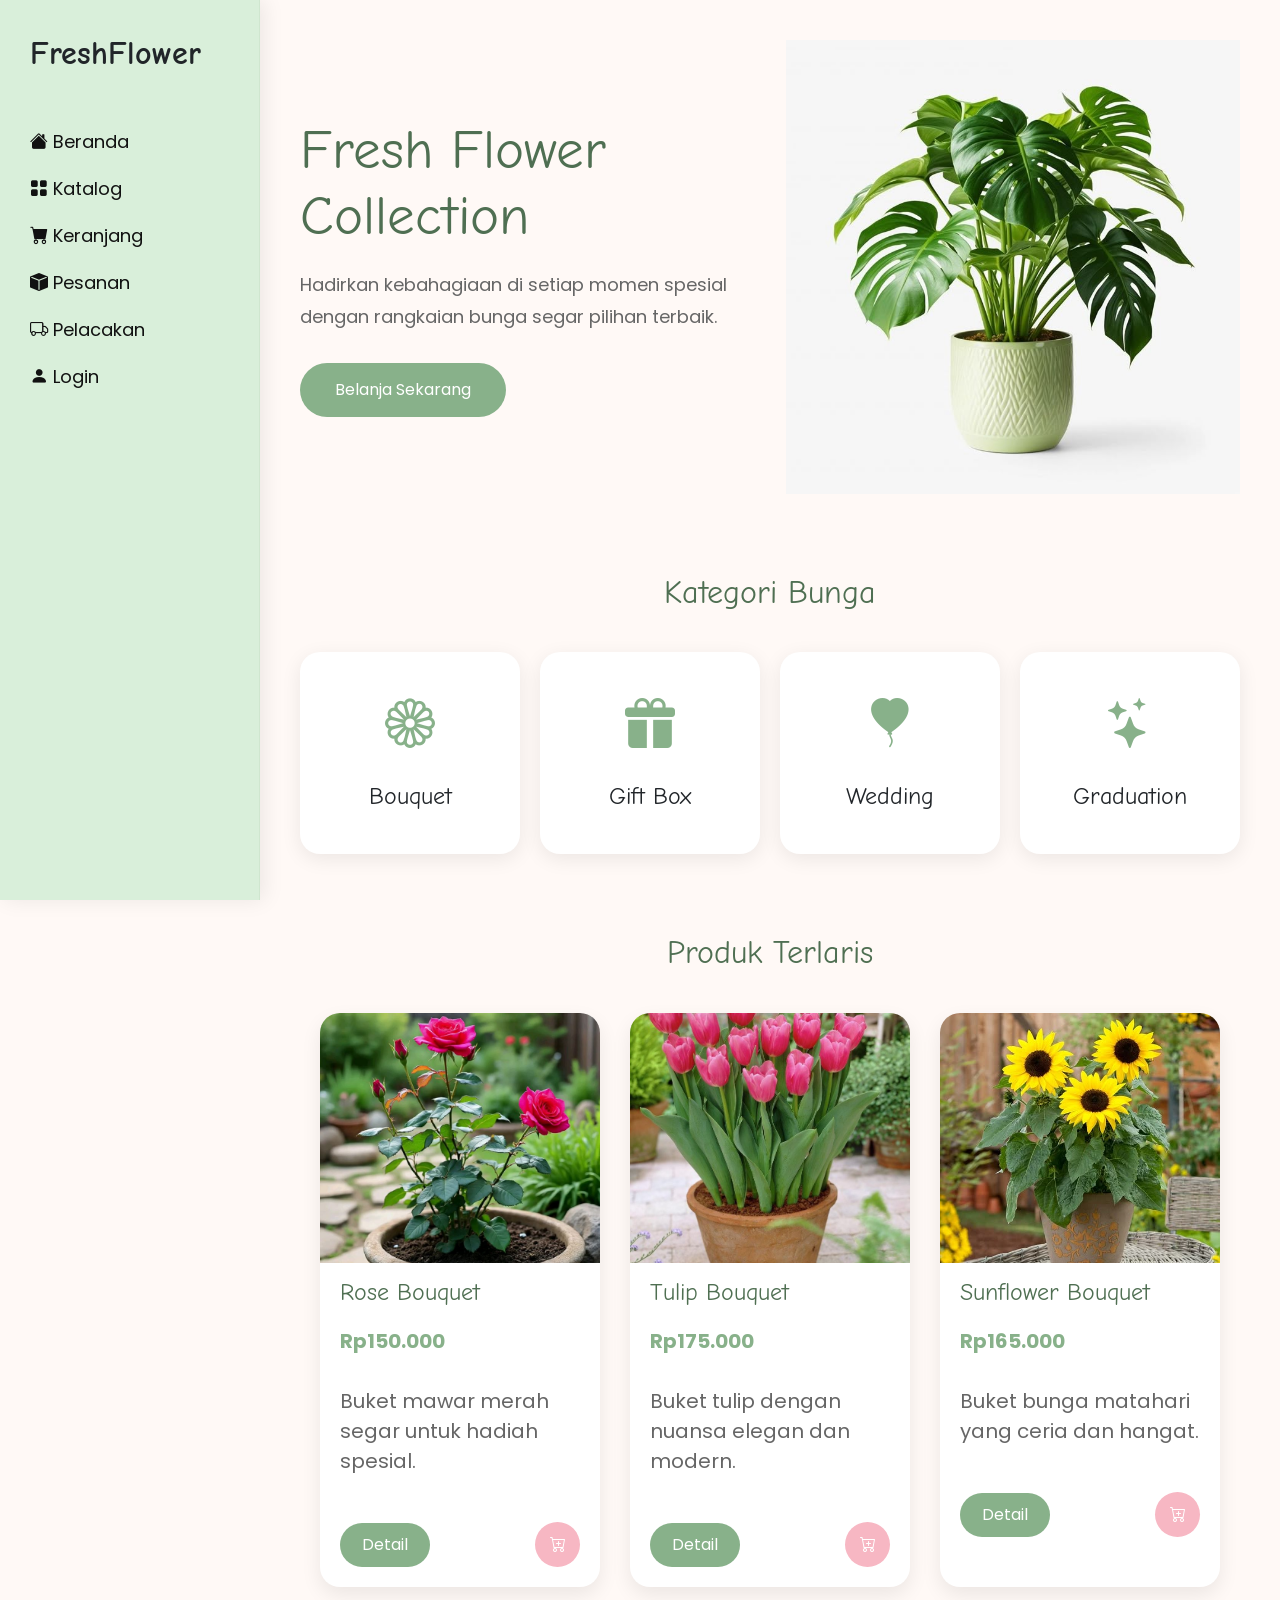
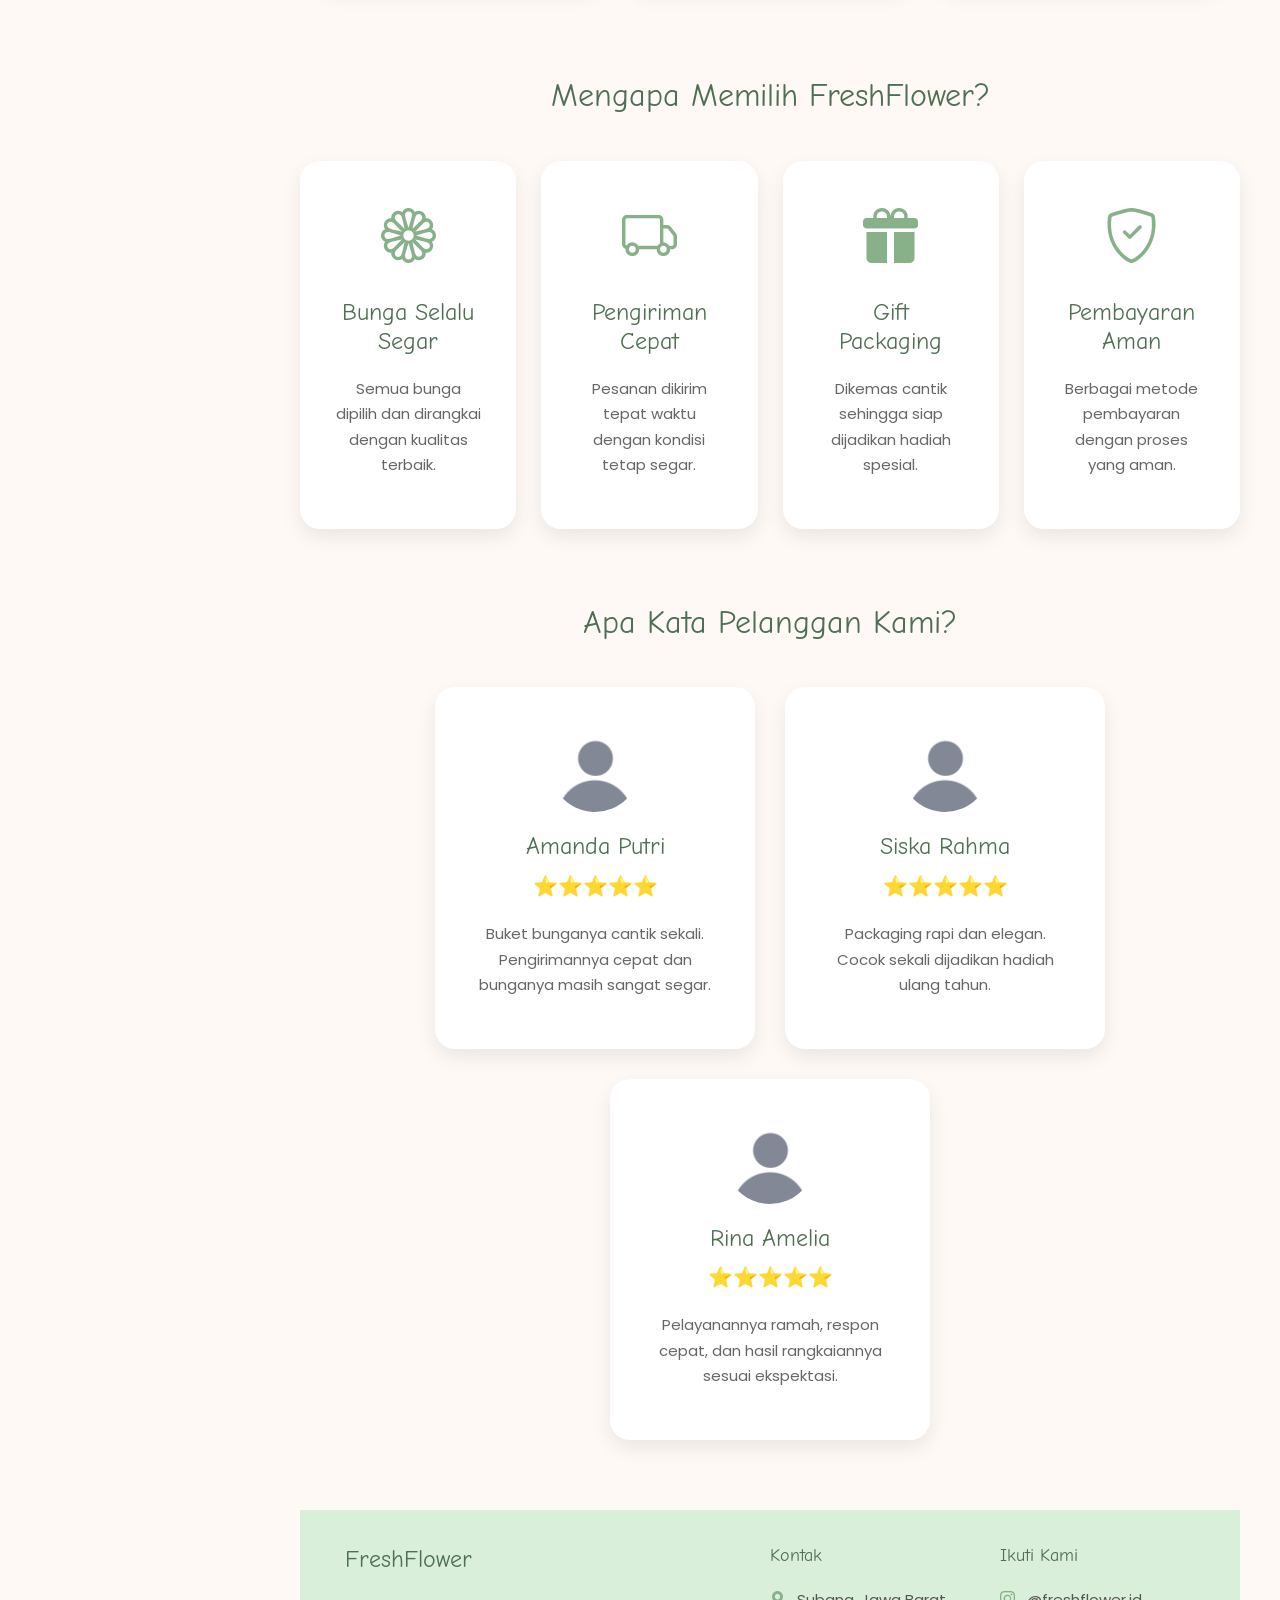
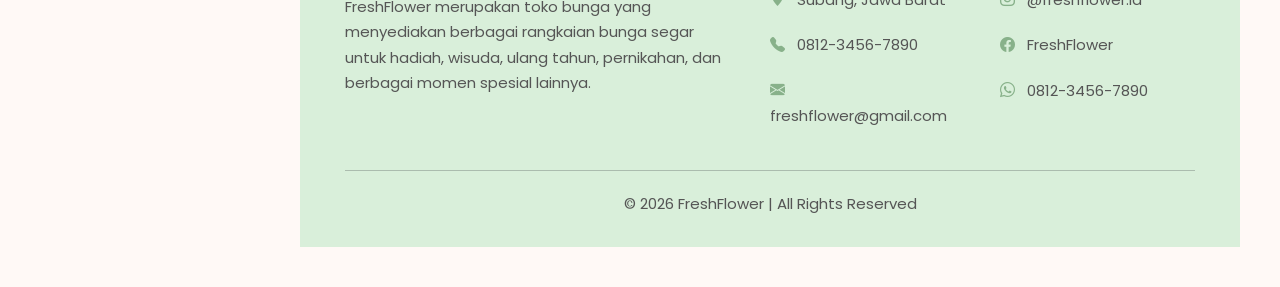
<file: index.html>
<!DOCTYPE html>
<html lang="id">
<head>
    <meta charset="UTF-8">
    <meta name="viewport" content="width=device-width, initial-scale=1.0">

    <title>FreshFlower</title>

    <!-- Bootstrap -->
    <link href="https://cdn.jsdelivr.net/npm/bootstrap@5.3.7/dist/css/bootstrap.min.css" rel="stylesheet">

    <!-- Bootstrap Icons -->
    <link rel="stylesheet" href="https://cdn.jsdelivr.net/npm/bootstrap-icons@1.13.1/font/bootstrap-icons.min.css">

    <!-- Google Font -->
    <link href="https://fonts.googleapis.com/css2?family=Comic+Neue:wght@400;700&family=Poppins:wght@300;400;500;600;700&display=swap" rel="stylesheet">

    <!-- CSS -->
    <link rel="stylesheet" href="assets/css/style.css">

</head>

<body>

<div class="sidebar">

    <div class="logo">
         FreshFlower
    </div>

    <ul>

        <li>
            <a href="index.html">
                <i class="bi bi-house-fill"></i> Beranda
            </a>
        </li>

        <li>
            <a href="katalog.html">
                <i class="bi bi-grid-fill"></i> Katalog
            </a>
        </li>

        <li>
            <a href="keranjang.html">
                <i class="bi bi-cart-fill"></i> Keranjang
            </a>
        </li>

        <li>
            <a href="pesanan.html">
                <i class="bi bi-box-fill"></i> Pesanan
            </a>
        </li>

        <li>
            <a href="pelacakan.html">
                <i class="bi bi-truck"></i> Pelacakan
            </a>
        </li>

        <li>
            <a href="login.html">
                <i class="bi bi-person-fill"></i> Login
            </a>
        </li>

    </ul>

</div>

<!-- Content -->
<div class="content">

    <!-- Hero -->
    <section class="hero">

        <div class="hero-text">

            <h1>Fresh Flower Collection </h1>

            <p>
                Hadirkan kebahagiaan di setiap momen spesial dengan rangkaian bunga segar pilihan terbaik.
            </p>

            <a href="katalog.html" class="btn-shop">
                Belanja Sekarang
            </a>

        </div>

        <div class="hero-image">

            <img src="assets/images/gambar2.jpg" alt="Fresh Flower">

        </div>

    </section>

<section class="category">

    <h2>Kategori Bunga</h2>

    <div class="category-list">

        <div class="category-card">
            <i class="bi bi-flower1"></i>
            <h4>Bouquet</h4>
        </div>

        <div class="category-card">
            <i class="bi bi-gift-fill"></i>
            <h4>Gift Box</h4>
        </div>

        <div class="category-card">
            <i class="bi bi-balloon-heart-fill"></i>
            <h4>Wedding</h4>
        </div>

        <div class="category-card">
            <i class="bi bi-stars"></i>
            <h4>Graduation</h4>
        </div>

    </div>

</section>

<section class="products">

    <h2>Produk Terlaris</h2>

    <div class="product-list">

        <div class="product-card">

            <img src="assets/images/produk/rose.jpg" alt="Rose Bouquet">

            <h4>Rose Bouquet</h4>

            <p class="price">Rp150.000</p>

            <p class="desc">
                Buket mawar merah segar untuk hadiah spesial.
            </p>

            <div class="product-button">
                <a href="detail.html" class="btn-detail">Detail</a>
                <button class="btn-cart">
                    <i class="bi bi-cart-plus"></i>
                </button>
            </div>

        </div>

        <div class="product-card">

            <img src="assets/images/produk/tulip.jpg" alt="Tulip Bouquet">

            <h4>Tulip Bouquet</h4>

            <p class="price">Rp175.000</p>

            <p class="desc">
                Buket tulip dengan nuansa elegan dan modern.
            </p>

            <div class="product-button">
                <a href="detail.html" class="btn-detail">Detail</a>
                <button class="btn-cart">
                    <i class="bi bi-cart-plus"></i>
                </button>
            </div>

        </div>

        <div class="product-card">

            <img src="assets/images/produk/sunflower.jpg" alt="Sunflower Bouquet">

            <h4>Sunflower Bouquet</h4>

            <p class="price">Rp165.000</p>

            <p class="desc">
                Buket bunga matahari yang ceria dan hangat.
            </p>

            <div class="product-button">
                <a href="detail.html" class="btn-detail">Detail</a>
                <button class="btn-cart">
                    <i class="bi bi-cart-plus"></i>
                </button>
            </div>

        </div>

    </div>

</section>

<section class="why-us">

    <h2>Mengapa Memilih FreshFlower?</h2>

    <div class="why-list">

        <div class="why-card">

            <i class="bi bi-flower1"></i>

            <h4>Bunga Selalu Segar</h4>

            <p>
                Semua bunga dipilih dan dirangkai dengan kualitas terbaik.
            </p>

        </div>

        <div class="why-card">

            <i class="bi bi-truck"></i>

            <h4>Pengiriman Cepat</h4>

            <p>
                Pesanan dikirim tepat waktu dengan kondisi tetap segar.
            </p>

        </div>

        <div class="why-card">

            <i class="bi bi-gift-fill"></i>

            <h4>Gift Packaging</h4>

            <p>
                Dikemas cantik sehingga siap dijadikan hadiah spesial.
            </p>

        </div>

        <div class="why-card">

            <i class="bi bi-shield-check"></i>

            <h4>Pembayaran Aman</h4>

            <p>
                Berbagai metode pembayaran dengan proses yang aman.
            </p>

        </div>

    </div>

</section>

<section class="testimonial">

    <h2>Apa Kata Pelanggan Kami?</h2>

    <div class="testimonial-list">

        <div class="testimonial-card">

            <img src="assets/images/testimoni/user1.jpg" alt="Amanda">

            <h4>Amanda Putri</h4>

            <div class="star">
                ⭐⭐⭐⭐⭐
            </div>

            <p>
                Buket bunganya cantik sekali. Pengirimannya cepat dan bunganya masih sangat segar.
            </p>

        </div>

        <div class="testimonial-card">

            <img src="assets/images/testimoni/user2.jpg" alt="Siska">

            <h4>Siska Rahma</h4>

            <div class="star">
                ⭐⭐⭐⭐⭐
            </div>

            <p>
                Packaging rapi dan elegan. Cocok sekali dijadikan hadiah ulang tahun.
            </p>

        </div>

        <div class="testimonial-card">

            <img src="assets/images/testimoni/user3.jpg" alt="Rina">

            <h4>Rina Amelia</h4>

            <div class="star">
                ⭐⭐⭐⭐⭐
            </div>

            <p>
                Pelayanannya ramah, respon cepat, dan hasil rangkaiannya sesuai ekspektasi.
            </p>

        </div>

    </div>

</section>

<footer class="footer">

    <div class="footer-content">

        <div class="footer-about">

            <h3>FreshFlower</h3>

            <p>
                FreshFlower merupakan toko bunga yang menyediakan berbagai rangkaian bunga segar untuk hadiah, wisuda, ulang tahun, pernikahan, dan berbagai momen spesial lainnya.
            </p>

        </div>

        <div class="footer-contact">

            <h4>Kontak</h4>

            <p><i class="bi bi-geo-alt-fill"></i> Subang, Jawa Barat</p>

            <p><i class="bi bi-telephone-fill"></i> 0812-3456-7890</p>

            <p><i class="bi bi-envelope-fill"></i> freshflower@gmail.com</p>

        </div>

        <div class="footer-social">

            <h4>Ikuti Kami</h4>

            <p><i class="bi bi-instagram"></i> @freshflower.id</p>

            <p><i class="bi bi-facebook"></i> FreshFlower</p>

            <p><i class="bi bi-whatsapp"></i> 0812-3456-7890</p>

        </div>

    </div>

    <hr>

    <p class="copyright">
        © 2026 FreshFlower | All Rights Reserved
    </p>

</footer>

</body>
</html>
</file>
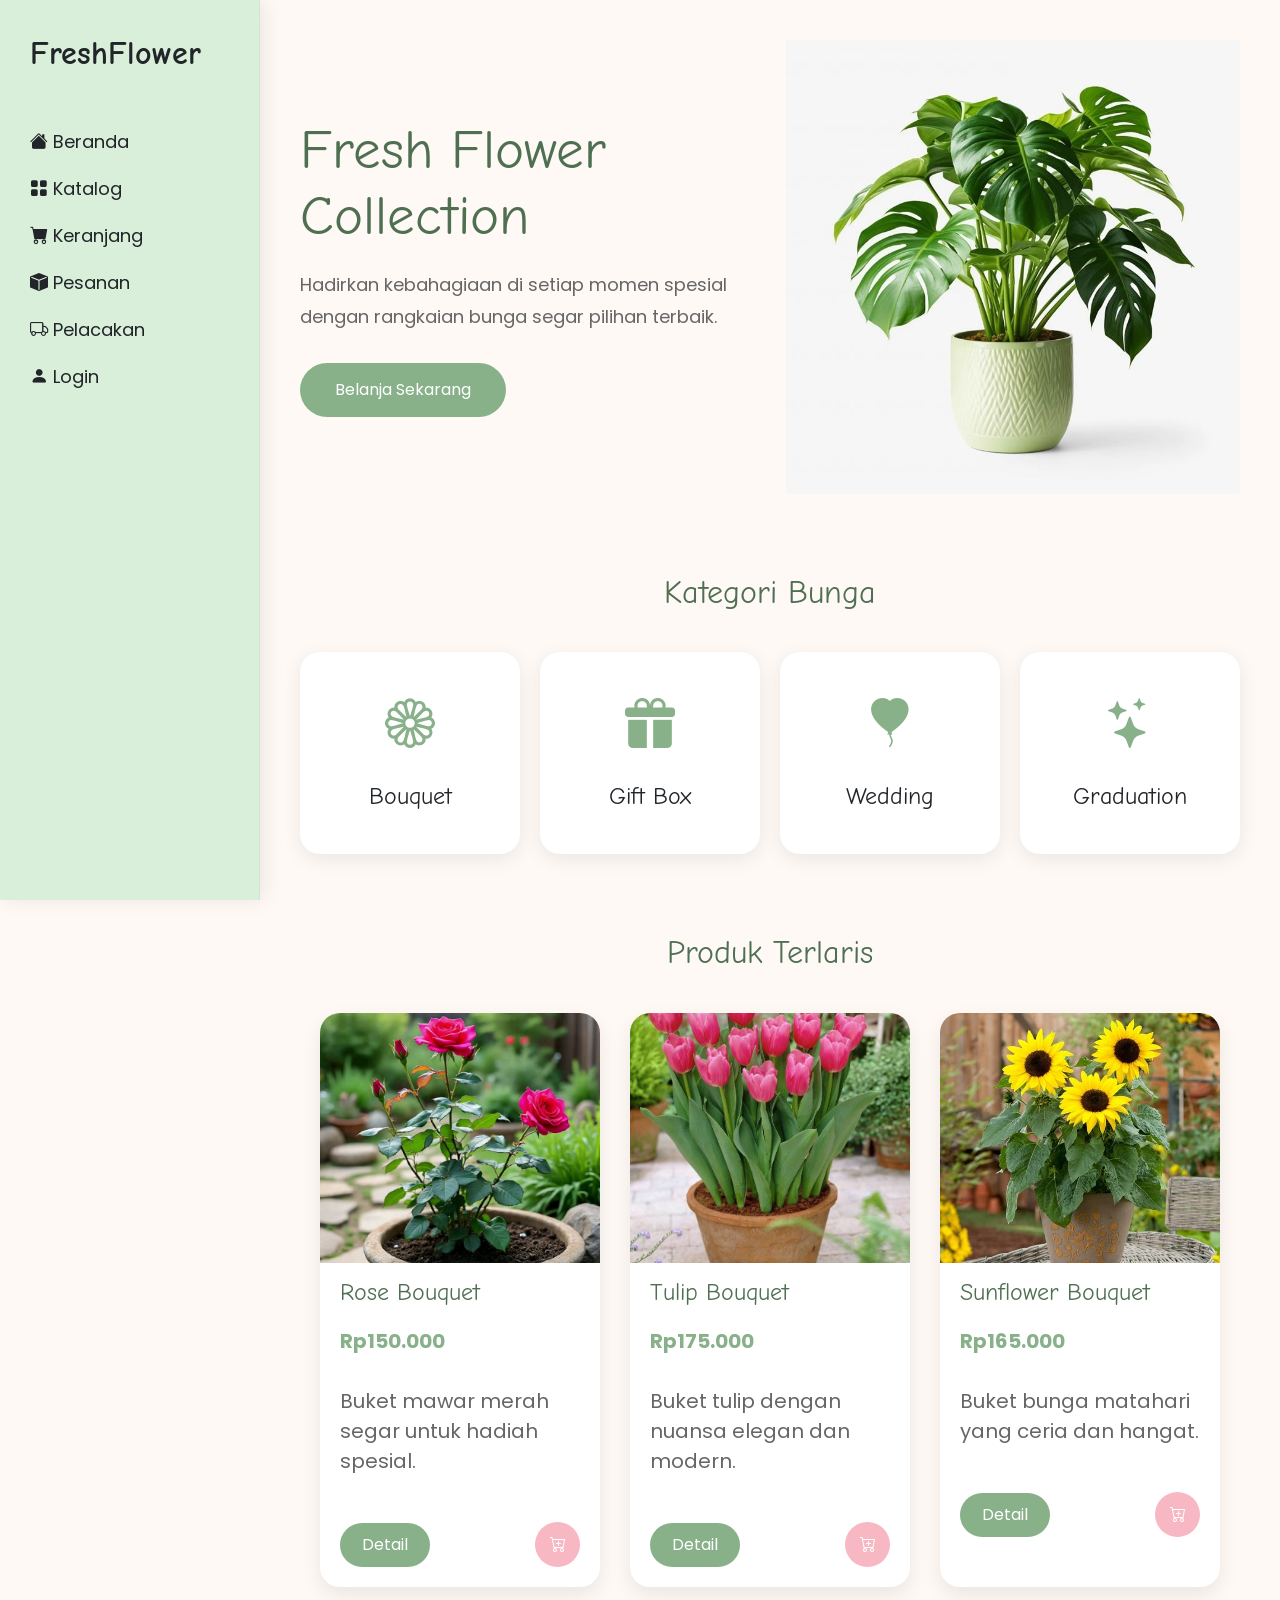
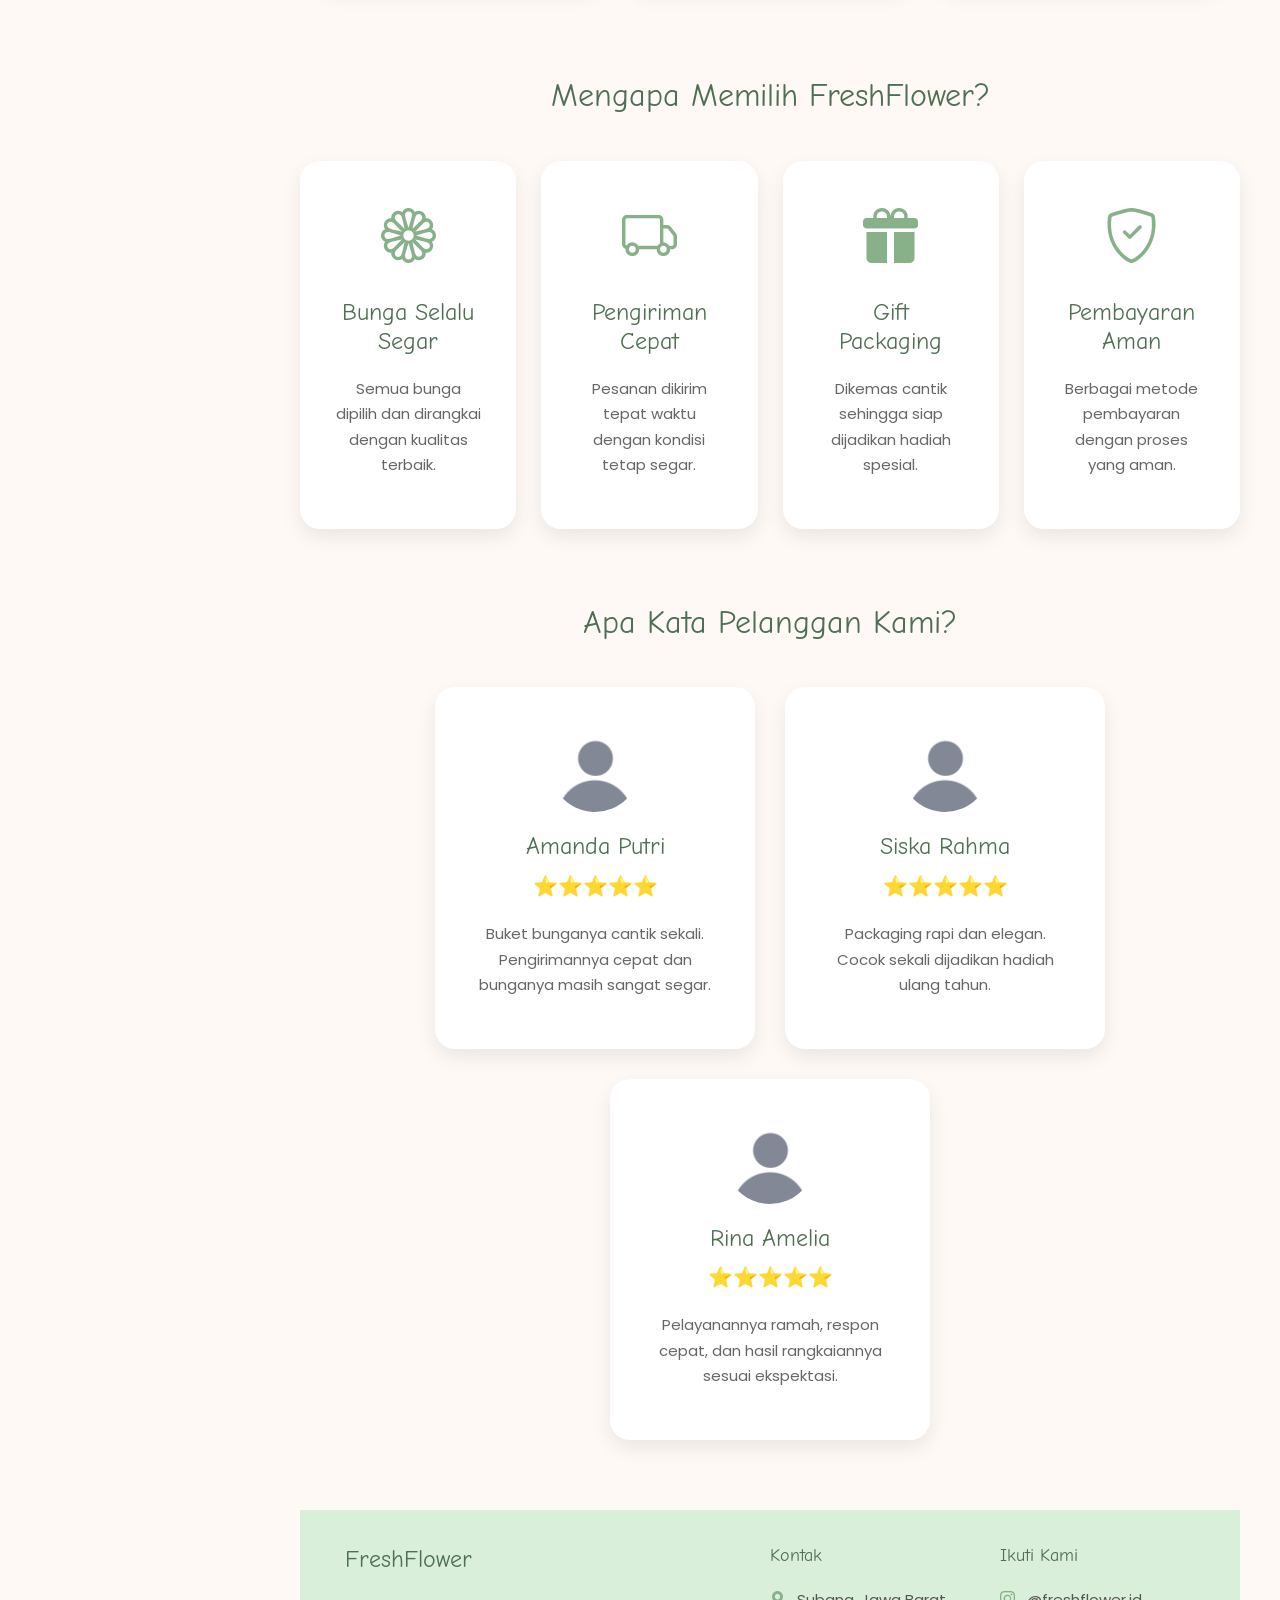
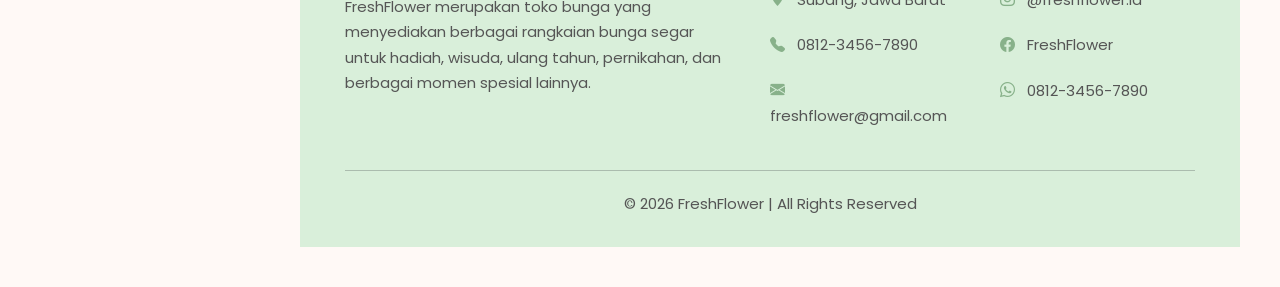
<file: admin_backup.html>
<!DOCTYPE html>
<html lang="id">
<head>
    <meta charset="UTF-8">
    <meta name="viewport" content="width=device-width, initial-scale=1.0">

    <title>FreshFlower</title>

    <!-- Bootstrap -->
    <link href="https://cdn.jsdelivr.net/npm/bootstrap@5.3.7/dist/css/bootstrap.min.css" rel="stylesheet">

    <!-- Bootstrap Icons -->
    <link rel="stylesheet" href="https://cdn.jsdelivr.net/npm/bootstrap-icons@1.13.1/font/bootstrap-icons.min.css">

    <!-- Google Font -->
    <link href="https://fonts.googleapis.com/css2?family=Comic+Neue:wght@400;700&family=Poppins:wght@300;400;500;600;700&display=swap" rel="stylesheet">

    <!-- CSS -->
    <link rel="stylesheet" href="assets/css/style.css">

</head>

<body>

<div class="sidebar">

    <div class="logo">
         FreshFlower
    </div>

    <ul>
        <li><i class="bi bi-house-fill"></i> Beranda</li>
        <li><i class="bi bi-grid-fill"></i> Katalog</li>
        <li><i class="bi bi-cart-fill"></i> Keranjang</li>
        <li><i class="bi bi-box-fill"></i> Pesanan</li>
        <li><i class="bi bi-truck"></i> Pelacakan</li>
        <li><i class="bi bi-person-fill"></i> Login</li>
    </ul>

</div>

<!-- Content -->
<div class="content">

    <!-- Hero -->
    <section class="hero">

        <div class="hero-text">

            <h1>Fresh Flower Collection </h1>

            <p>
                Hadirkan kebahagiaan di setiap momen spesial dengan rangkaian bunga segar pilihan terbaik.
            </p>

            <a href="katalog.html" class="btn-shop">
                Belanja Sekarang
            </a>

        </div>

        <div class="hero-image">

            <img src="assets/images/gambar2.jpg" alt="Fresh Flower">

        </div>

    </section>

<section class="category">

    <h2>Kategori Bunga</h2>

    <div class="category-list">

        <div class="category-card">
            <i class="bi bi-flower1"></i>
            <h4>Bouquet</h4>
        </div>

        <div class="category-card">
            <i class="bi bi-gift-fill"></i>
            <h4>Gift Box</h4>
        </div>

        <div class="category-card">
            <i class="bi bi-balloon-heart-fill"></i>
            <h4>Wedding</h4>
        </div>

        <div class="category-card">
            <i class="bi bi-stars"></i>
            <h4>Graduation</h4>
        </div>

    </div>

</section>

<section class="products">

    <h2>Produk Terlaris</h2>

    <div class="product-list">

        <div class="product-card">

            <img src="assets/images/produk/rose.jpg" alt="Rose Bouquet">

            <h4>Rose Bouquet</h4>

            <p class="price">Rp150.000</p>

            <p class="desc">
                Buket mawar merah segar untuk hadiah spesial.
            </p>

            <div class="product-button">
                <a href="detail.html" class="btn-detail">Detail</a>
                <button class="btn-cart">
                    <i class="bi bi-cart-plus"></i>
                </button>
            </div>

        </div>

        <div class="product-card">

            <img src="assets/images/produk/tulip.jpg" alt="Tulip Bouquet">

            <h4>Tulip Bouquet</h4>

            <p class="price">Rp175.000</p>

            <p class="desc">
                Buket tulip dengan nuansa elegan dan modern.
            </p>

            <div class="product-button">
                <a href="detail.html" class="btn-detail">Detail</a>
                <button class="btn-cart">
                    <i class="bi bi-cart-plus"></i>
                </button>
            </div>

        </div>

        <div class="product-card">

            <img src="assets/images/produk/sunflower.jpg" alt="Sunflower Bouquet">

            <h4>Sunflower Bouquet</h4>

            <p class="price">Rp165.000</p>

            <p class="desc">
                Buket bunga matahari yang ceria dan hangat.
            </p>

            <div class="product-button">
                <a href="detail.html" class="btn-detail">Detail</a>
                <button class="btn-cart">
                    <i class="bi bi-cart-plus"></i>
                </button>
            </div>

        </div>

    </div>

</section>

<section class="why-us">

    <h2>Mengapa Memilih FreshFlower?</h2>

    <div class="why-list">

        <div class="why-card">

            <i class="bi bi-flower1"></i>

            <h4>Bunga Selalu Segar</h4>

            <p>
                Semua bunga dipilih dan dirangkai dengan kualitas terbaik.
            </p>

        </div>

        <div class="why-card">

            <i class="bi bi-truck"></i>

            <h4>Pengiriman Cepat</h4>

            <p>
                Pesanan dikirim tepat waktu dengan kondisi tetap segar.
            </p>

        </div>

        <div class="why-card">

            <i class="bi bi-gift-fill"></i>

            <h4>Gift Packaging</h4>

            <p>
                Dikemas cantik sehingga siap dijadikan hadiah spesial.
            </p>

        </div>

        <div class="why-card">

            <i class="bi bi-shield-check"></i>

            <h4>Pembayaran Aman</h4>

            <p>
                Berbagai metode pembayaran dengan proses yang aman.
            </p>

        </div>

    </div>

</section>

<section class="testimonial">

    <h2>Apa Kata Pelanggan Kami?</h2>

    <div class="testimonial-list">

        <div class="testimonial-card">

            <img src="assets/images/testimoni/user1.jpg" alt="Amanda">

            <h4>Amanda Putri</h4>

            <div class="star">
                ⭐⭐⭐⭐⭐
            </div>

            <p>
                Buket bunganya cantik sekali. Pengirimannya cepat dan bunganya masih sangat segar.
            </p>

        </div>

        <div class="testimonial-card">

            <img src="assets/images/testimoni/user2.jpg" alt="Siska">

            <h4>Siska Rahma</h4>

            <div class="star">
                ⭐⭐⭐⭐⭐
            </div>

            <p>
                Packaging rapi dan elegan. Cocok sekali dijadikan hadiah ulang tahun.
            </p>

        </div>

        <div class="testimonial-card">

            <img src="assets/images/testimoni/user3.jpg" alt="Rina">

            <h4>Rina Amelia</h4>

            <div class="star">
                ⭐⭐⭐⭐⭐
            </div>

            <p>
                Pelayanannya ramah, respon cepat, dan hasil rangkaiannya sesuai ekspektasi.
            </p>

        </div>

    </div>

</section>

<footer class="footer">

    <div class="footer-content">

        <div class="footer-about">

            <h3>FreshFlower</h3>

            <p>
                FreshFlower merupakan toko bunga yang menyediakan berbagai rangkaian bunga segar untuk hadiah, wisuda, ulang tahun, pernikahan, dan berbagai momen spesial lainnya.
            </p>

        </div>

        <div class="footer-contact">

            <h4>Kontak</h4>

            <p><i class="bi bi-geo-alt-fill"></i> Subang, Jawa Barat</p>

            <p><i class="bi bi-telephone-fill"></i> 0812-3456-7890</p>

            <p><i class="bi bi-envelope-fill"></i> freshflower@gmail.com</p>

        </div>

        <div class="footer-social">

            <h4>Ikuti Kami</h4>

            <p><i class="bi bi-instagram"></i> @freshflower.id</p>

            <p><i class="bi bi-facebook"></i> FreshFlower</p>

            <p><i class="bi bi-whatsapp"></i> 0812-3456-7890</p>

        </div>

    </div>

    <hr>

    <p class="copyright">
        © 2026 FreshFlower | All Rights Reserved
    </p>

</footer>

</body>
</html>
</file>
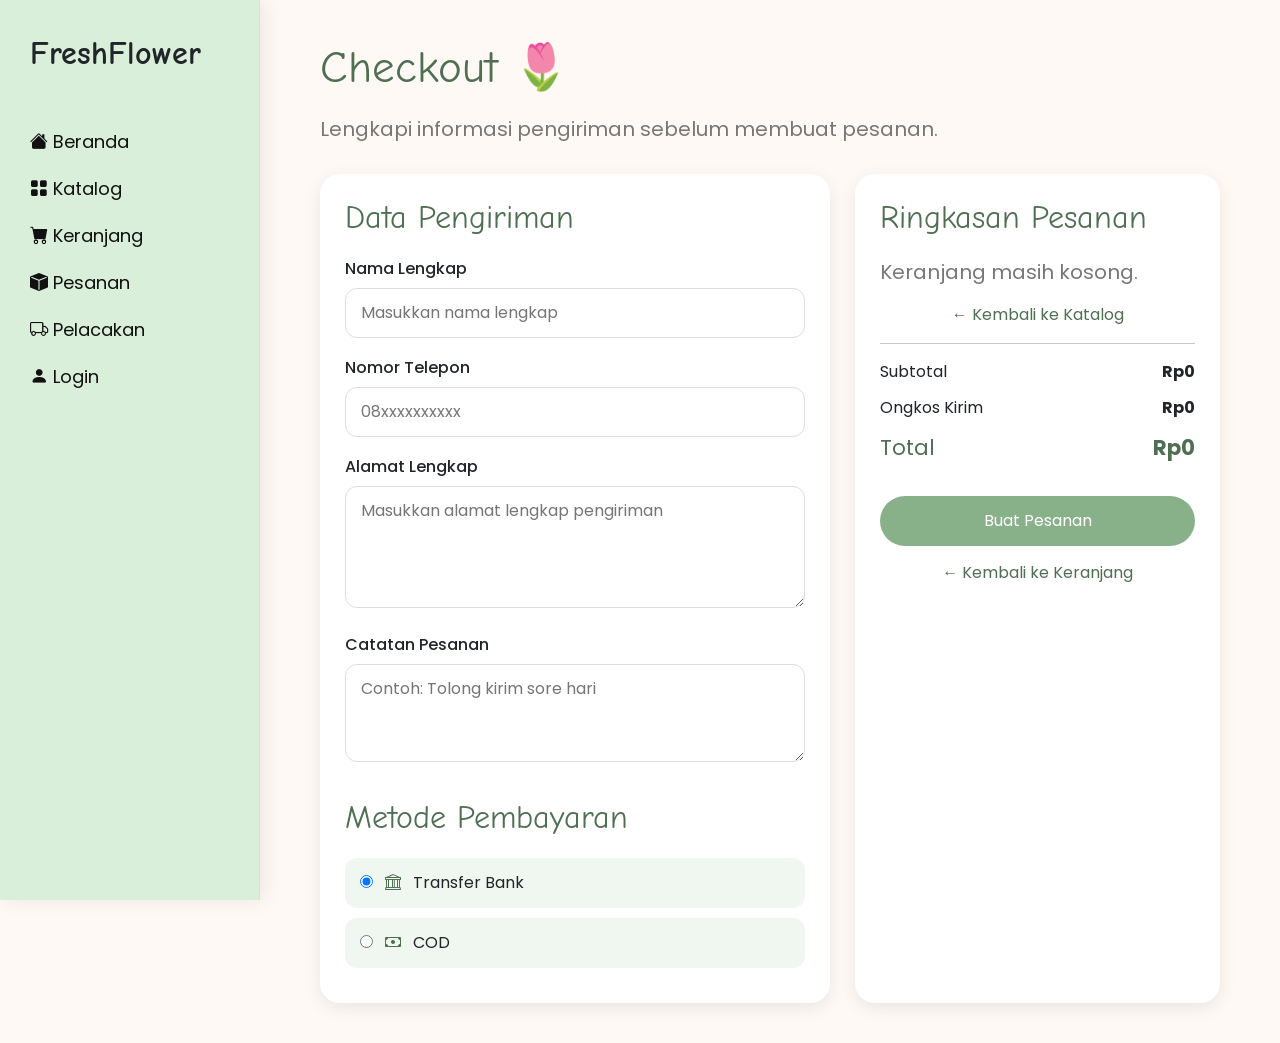
<file: checkout.html>
<!DOCTYPE html>
<html lang="id">

<head>

    <meta charset="UTF-8">
    <meta name="viewport" content="width=device-width, initial-scale=1.0">

    <title>Checkout - FreshFlower</title>

    <link href="https://cdn.jsdelivr.net/npm/bootstrap@5.3.7/dist/css/bootstrap.min.css" rel="stylesheet">

    <link rel="stylesheet"
          href="https://cdn.jsdelivr.net/npm/bootstrap-icons@1.13.1/font/bootstrap-icons.min.css">

    <link href="https://fonts.googleapis.com/css2?family=Comic+Neue:wght@400;700&family=Poppins:wght@300;400;500;600;700&display=swap"
          rel="stylesheet">

    <link rel="stylesheet" href="assets/css/style.css">

</head>

<body>

<div class="container-fluid">

    <div class="row">

        <!-- =========================
             SIDEBAR USER
        ========================== -->

        <div class="sidebar">

            <div class="logo">
                FreshFlower
            </div>

            <ul>

                <li>
                    <a href="index.html">
                        <i class="bi bi-house-fill"></i> Beranda
                    </a>
                </li>

                <li>
                    <a href="katalog.html">
                        <i class="bi bi-grid-fill"></i> Katalog
                    </a>
                </li>

                <li>
                    <a href="keranjang.html">
                        <i class="bi bi-cart-fill"></i> Keranjang
                    </a>
                </li>

                <li>
                    <a href="pesanan.html">
                        <i class="bi bi-box-fill"></i> Pesanan
                    </a>
                </li>

                <li>
                    <a href="pelacakan.html">
                        <i class="bi bi-truck"></i> Pelacakan
                    </a>
                </li>

                <li>
                    <a href="login.html">
                        <i class="bi bi-person-fill"></i> Login
                    </a>
                </li>

            </ul>

        </div>


        <!-- =========================
             CONTENT
        ========================== -->

        <div class="content">

            <section class="checkout-section">

                <h1>Checkout 🌷</h1>

                <p class="checkout-subtitle">
                    Lengkapi informasi pengiriman sebelum membuat pesanan.
                </p>


                <div class="checkout-container">


                    <!-- =========================
                         DATA PENGIRIMAN
                    ========================== -->

                    <div class="checkout-form">

                        <h2>Data Pengiriman</h2>


                        <div class="form-group">

                            <label for="nama">
                                Nama Lengkap
                            </label>

                            <input
                                type="text"
                                id="nama"
                                placeholder="Masukkan nama lengkap"
                            >

                        </div>


                        <div class="form-group">

                            <label for="telepon">
                                Nomor Telepon
                            </label>

                            <input
                                type="tel"
                                id="telepon"
                                placeholder="08xxxxxxxxxx"
                            >

                        </div>


                        <div class="form-group">

                            <label for="alamat">
                                Alamat Lengkap
                            </label>

                            <textarea
                                id="alamat"
                                rows="4"
                                placeholder="Masukkan alamat lengkap pengiriman"
                            ></textarea>

                        </div>


                        <div class="form-group">

                            <label for="catatan">
                                Catatan Pesanan
                            </label>

                            <textarea
                                id="catatan"
                                rows="3"
                                placeholder="Contoh: Tolong kirim sore hari"
                            ></textarea>

                        </div>


                        <!-- METODE PEMBAYARAN -->

                        <h2 class="payment-title">
                            Metode Pembayaran
                        </h2>


                        <div class="payment-option">

                            <label>

                                <input
                                    type="radio"
                                    name="payment"
                                    value="transfer"
                                    checked
                                >

                                <i class="bi bi-bank"></i>

                                Transfer Bank

                            </label>

                        </div>


                        <div class="payment-option">

                            <label>

                                <input
                                    type="radio"
                                    name="payment"
                                    value="cod"
                                >

                                <i class="bi bi-cash"></i>

                                COD

                            </label>

                        </div>

                    </div>


                    <!-- =========================
                         RINGKASAN PESANAN
                    ========================== -->

                    <div class="checkout-summary">

                        <h2>Ringkasan Pesanan</h2>


                        <!-- PRODUK DARI KERANJANG -->

                        <div id="checkoutProducts">

                            <!-- Diisi oleh JavaScript -->

                        </div>


                        <hr>


                        <div class="summary-row">

                            <span>
                                Subtotal
                            </span>

                            <strong id="checkoutSubtotal">
                                Rp0
                            </strong>

                        </div>


                        <div class="summary-row">

                            <span>
                                Ongkos Kirim
                            </span>

                            <strong id="checkoutOngkir">
                                Rp15.000
                            </strong>

                        </div>


                        <div class="summary-row total">

                            <span>
                                Total
                            </span>

                            <strong id="checkoutTotal">
                                Rp15.000
                            </strong>

                        </div>


                        <button
                            type="button"
                            class="order-btn"
                            id="btnBuatPesanan"
                        >
                            Buat Pesanan
                        </button>


                        <a
                            href="keranjang.html"
                            class="back-cart"
                        >
                            ← Kembali ke Keranjang
                        </a>

                    </div>

                </div>

            </section>

        </div>

    </div>

</div>


<script>

/* =========================
   DATA KERANJANG
========================= */

let cart =
    JSON.parse(localStorage.getItem('freshFlowerCart')) || [];


/* =========================
   FORMAT RUPIAH
========================= */

function formatRupiah(angka) {

    return 'Rp' + angka.toLocaleString('id-ID');

}


/* =========================
   TAMPILKAN PRODUK CHECKOUT
========================= */

function tampilkanCheckout() {

    const checkoutProducts =
        document.getElementById('checkoutProducts');

    const subtotalElement =
        document.getElementById('checkoutSubtotal');

    const ongkirElement =
        document.getElementById('checkoutOngkir');

    const totalElement =
        document.getElementById('checkoutTotal');


    /* =========================
       CEK KERANJANG KOSONG
    ========================= */

    if (cart.length === 0) {

        checkoutProducts.innerHTML = `

            <p style="color:#777;">
                Keranjang masih kosong.
            </p>

            <a
                href="katalog.html"
                class="back-cart"
            >
                ← Kembali ke Katalog
            </a>

        `;

        subtotalElement.textContent = 'Rp0';

        ongkirElement.textContent = 'Rp0';

        totalElement.textContent = 'Rp0';

        return;

    }


    /* =========================
       TAMPILKAN PRODUK
    ========================= */

    checkoutProducts.innerHTML = '';


    let subtotal = 0;


    cart.forEach(product => {

        const totalProduk =
            product.price * product.quantity;


        subtotal += totalProduk;


        const productElement =
            document.createElement('div');


        productElement.className =
            'checkout-product';


        productElement.innerHTML = `

            <img
                src="${product.image}"
                alt="${product.name}"
            >

            <div>

                <h4>
                    ${product.name}
                </h4>

                <p>
                    ${product.quantity} ×
                    ${formatRupiah(product.price)}
                </p>

            </div>

        `;


        checkoutProducts.appendChild(
            productElement
        );

    });


    /* =========================
       HITUNG TOTAL
    ========================= */

    const ongkir = 15000;

    const total = subtotal + ongkir;


    subtotalElement.textContent =
        formatRupiah(subtotal);


    ongkirElement.textContent =
        formatRupiah(ongkir);


    totalElement.textContent =
        formatRupiah(total);

}


/* =========================
   BUAT PESANAN
========================= */

document
    .getElementById('btnBuatPesanan')
    .addEventListener('click', function () {


        /* =========================
           CEK KERANJANG
        ========================= */

        if (cart.length === 0) {

            alert(
                'Keranjang masih kosong!'
            );

            return;

        }


        /* =========================
           AMBIL DATA FORM
        ========================= */

        const nama =
            document.getElementById('nama').value.trim();


        const telepon =
            document.getElementById('telepon').value.trim();


        const alamat =
            document.getElementById('alamat').value.trim();


        const catatan =
            document.getElementById('catatan').value.trim();


        const payment =
            document.querySelector(
                'input[name="payment"]:checked'
            ).value;


        /* =========================
           VALIDASI
        ========================= */

        if (
            nama === '' ||
            telepon === '' ||
            alamat === ''
        ) {

            alert(
                'Nama, nomor telepon, dan alamat wajib diisi!'
            );

            return;

        }


        /* =========================
           HITUNG TOTAL
        ========================= */

        let subtotal = 0;


        cart.forEach(product => {

            subtotal +=
                product.price *
                product.quantity;

        });


        const ongkir = 15000;

        const total =
            subtotal + ongkir;


        /* =========================
           NOMOR PESANAN
        ========================= */

        const nomorPesanan =
            'FF-' +
            Date.now();


        /* =========================
           BUAT DATA PESANAN
        ========================= */

        const pesananBaru = {

            id: nomorPesanan,

            tanggal:
                new Date().toLocaleString(
                    'id-ID'
                ),

            nama: nama,

            telepon: telepon,

            alamat: alamat,

            catatan: catatan,

            pembayaran: payment,

            produk: cart,

            subtotal: subtotal,

            ongkir: ongkir,

            total: total,

            status: 'Menunggu Pembayaran'

        };


        /* =========================
           AMBIL PESANAN LAMA
        ========================= */

        let daftarPesanan =
            JSON.parse(
                localStorage.getItem(
                    'freshFlowerOrders'
                )
            ) || [];


        /* =========================
           TAMBAHKAN PESANAN
        ========================= */

        daftarPesanan.push(
            pesananBaru
        );


        /* =========================
           SIMPAN PESANAN
        ========================= */

        localStorage.setItem(
            'freshFlowerOrders',
            JSON.stringify(
                daftarPesanan
            )
        );


        /* =========================
           KOSONGKAN KERANJANG
        ========================= */

        localStorage.removeItem(
            'freshFlowerCart'
        );


        /* =========================
           NOTIFIKASI
        ========================= */

        alert(
            'Pesanan berhasil dibuat! Nomor pesanan: ' +
            nomorPesanan
        );


        /* =========================
           PINDAH KE PESANAN
        ========================= */

        window.location.href =
            'pesanan.html';

    });


/* =========================
   JALANKAN
========================= */

tampilkanCheckout();

</script>


</body>
</html>
</file>
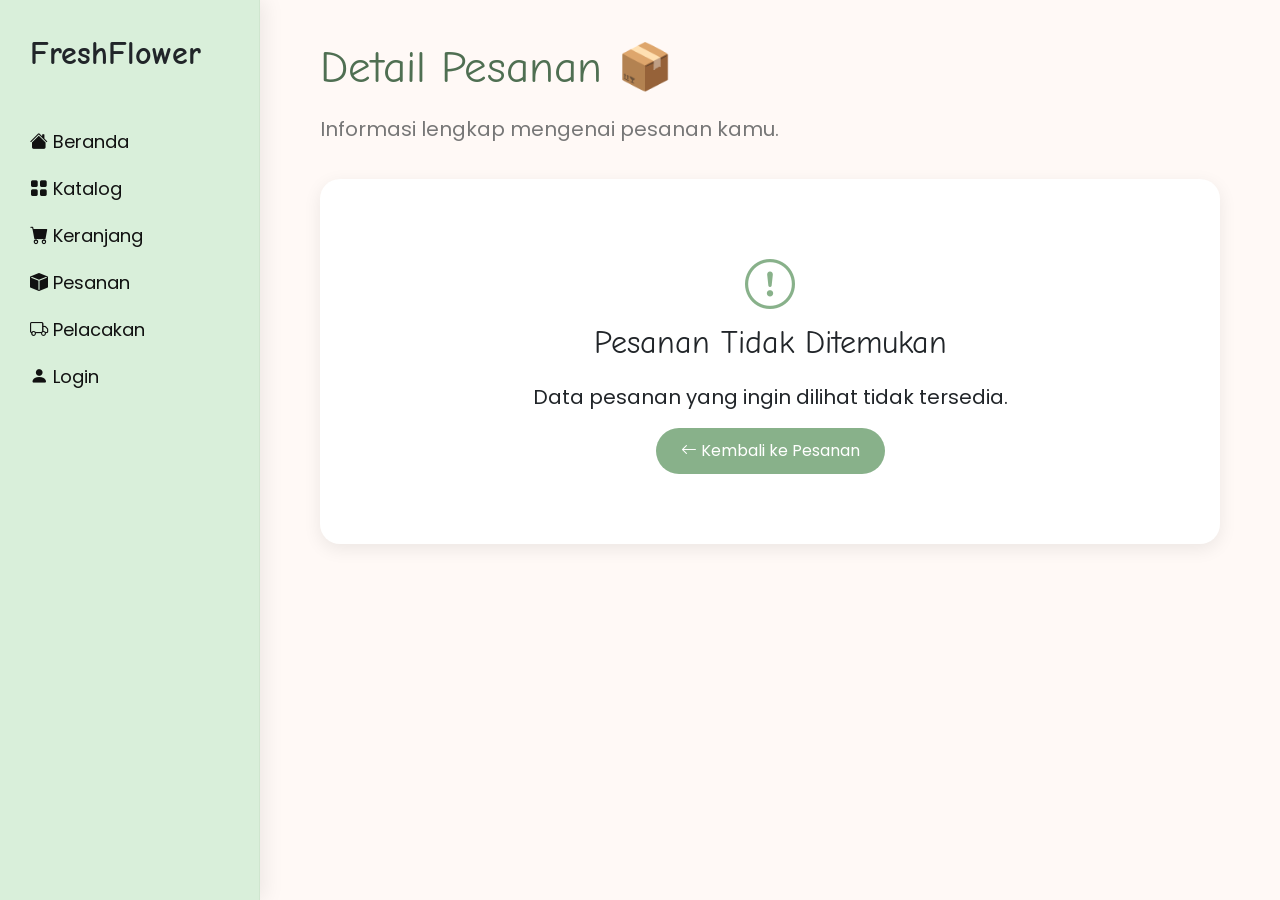
<file: detail-pesanan.html>
<!DOCTYPE html>
<html lang="id">

<head>

    <meta charset="UTF-8">
    <meta name="viewport" content="width=device-width, initial-scale=1.0">

    <title>Detail Pesanan - FreshFlower</title>

    <!-- Bootstrap -->
    <link href="https://cdn.jsdelivr.net/npm/bootstrap@5.3.7/dist/css/bootstrap.min.css" rel="stylesheet">

    <!-- Bootstrap Icons -->
    <link rel="stylesheet"
          href="https://cdn.jsdelivr.net/npm/bootstrap-icons@1.13.1/font/bootstrap-icons.min.css">

    <!-- Google Font -->
    <link href="https://fonts.googleapis.com/css2?family=Comic+Neue:wght@400;700&family=Poppins:wght@300;400;500;600;700&display=swap"
          rel="stylesheet">

    <!-- CSS -->
    <link rel="stylesheet" href="assets/css/style.css">

</head>


<body>


<div class="container-fluid">

    <div class="row">


        <!-- =========================
             SIDEBAR USER
        ========================== -->

        <div class="sidebar">

            <div class="logo">
                FreshFlower
            </div>


            <ul>

                <li>
                    <a href="index.html">
                        <i class="bi bi-house-fill"></i>
                        Beranda
                    </a>
                </li>


                <li>
                    <a href="katalog.html">
                        <i class="bi bi-grid-fill"></i>
                        Katalog
                    </a>
                </li>


                <li>
                    <a href="keranjang.html">
                        <i class="bi bi-cart-fill"></i>
                        Keranjang
                    </a>
                </li>


                <li>
                    <a href="pesanan.html">
                        <i class="bi bi-box-fill"></i>
                        Pesanan
                    </a>
                </li>


                <li>
                    <a href="pelacakan.html">
                        <i class="bi bi-truck"></i>
                        Pelacakan
                    </a>
                </li>


                <li>
                    <a href="login.html">
                        <i class="bi bi-person-fill"></i>
                        Login
                    </a>
                </li>

            </ul>

        </div>



        <!-- =========================
             CONTENT
        ========================== -->

        <div class="content">


            <section class="detail-order-section">


                <h1>
                    Detail Pesanan 📦
                </h1>


                <p class="detail-order-subtitle">
                    Informasi lengkap mengenai pesanan kamu.
                </p>



                <!-- TEMPAT DETAIL PESANAN -->

                <div
                    class="detail-order-card"
                    id="detailOrderContainer"
                >

                    <!-- Data akan dibuat otomatis oleh JavaScript -->

                </div>


            </section>


        </div>

    </div>

</div>



<script>

/* =========================
   AMBIL PESANAN YANG DIPILIH
========================= */

const pesanan =
    JSON.parse(
        localStorage.getItem(
            'freshFlowerSelectedOrder'
        )
    );


/* =========================
   FORMAT RUPIAH
========================= */

function formatRupiah(angka) {

    return 'Rp' + angka.toLocaleString('id-ID');

}


/* =========================
   CONTAINER
========================= */

const container =
    document.getElementById(
        'detailOrderContainer'
    );



/* =========================
   CEK DATA PESANAN
========================= */

if (!pesanan) {


    container.innerHTML = `

        <div
            style="
                text-align:center;
                padding:40px;
            "
        >

            <i
                class="bi bi-exclamation-circle"
                style="
                    font-size:50px;
                    color:#88B18A;
                "
            ></i>


            <h2>
                Pesanan Tidak Ditemukan
            </h2>


            <p>
                Data pesanan yang ingin dilihat
                tidak tersedia.
            </p>


            <a
                href="pesanan.html"
                class="back-order-btn"
            >
                <i class="bi bi-arrow-left"></i>
                Kembali ke Pesanan
            </a>

        </div>

    `;


} else {


    /* =========================
       STATUS CLASS
    ========================= */

    let statusClass =
        'waiting';


    if (pesanan.status === 'Diproses') {

        statusClass =
            'process';

    }


    if (pesanan.status === 'Selesai') {

        statusClass =
            'done';

    }



    /* =========================
       PRODUK PESANAN
    ========================= */

    let produkHTML = '';


    pesanan.produk.forEach(product => {


        const totalProduk =
            product.price *
            product.quantity;


        produkHTML += `

            <div class="detail-product">


                <img
                    src="${product.image}"
                    alt="${product.name}"
                >


                <div class="detail-product-info">


                    <h3>
                        ${product.name}
                    </h3>


                    <p>
                        Jumlah:
                        ${product.quantity}
                    </p>


                    <p>
                        Harga satuan:
                        ${formatRupiah(product.price)}
                    </p>


                    <strong>
                        ${formatRupiah(totalProduk)}
                    </strong>


                </div>


            </div>

        `;

    });



    /* =========================
       PEMBAYARAN
    ========================= */

    let metodePembayaran =
        pesanan.pembayaran;


    if (metodePembayaran === 'transfer') {

        metodePembayaran =
            'Transfer Bank';

    }


    if (metodePembayaran === 'cod') {

        metodePembayaran =
            'COD';

    }



    /* =========================
       CATATAN
    ========================= */

    const catatan =
        pesanan.catatan &&
        pesanan.catatan.trim() !== ''
            ? pesanan.catatan
            : '-';



    /* =========================
       TAMPILKAN DETAIL
    ========================= */

    container.innerHTML = `


        <!-- =========================
             HEADER PESANAN
        ========================== -->

        <div class="detail-order-header">


            <div>

                <strong>
                    Pesanan #${pesanan.id}
                </strong>


                <small>
                    ${pesanan.tanggal}
                </small>

            </div>


            <span
                class="order-status ${statusClass}"
            >
                ${pesanan.status}
            </span>


        </div>



        <!-- =========================
             PRODUK
        ========================== -->

        <div class="detail-products">


            ${produkHTML}


        </div>



        <!-- =========================
             INFORMASI PENGIRIMAN
        ========================== -->

        <div class="detail-information">


            <h2>
                Informasi Pengiriman
            </h2>


            <p>

                <strong>
                    Nama:
                </strong>

                ${pesanan.nama}

            </p>


            <p>

                <strong>
                    No. Telepon:
                </strong>

                ${pesanan.telepon}

            </p>


            <p>

                <strong>
                    Alamat:
                </strong>

                ${pesanan.alamat}

            </p>


            <p>

                <strong>
                    Catatan:
                </strong>

                ${catatan}

            </p>


        </div>



        <!-- =========================
             INFORMASI PEMBAYARAN
        ========================== -->

        <div class="detail-information">


            <h2>
                Metode Pembayaran
            </h2>


            <p>

                <strong>
                    Metode:
                </strong>

                ${metodePembayaran}

            </p>


        </div>



        <!-- =========================
             RINGKASAN PEMBAYARAN
        ========================== -->

        <div class="detail-summary">


            <h2>
                Ringkasan Pembayaran
            </h2>


            <div class="detail-summary-row">


                <span>
                    Subtotal
                </span>


                <strong>
                    ${formatRupiah(pesanan.subtotal)}
                </strong>


            </div>


            <div class="detail-summary-row">


                <span>
                    Ongkos Kirim
                </span>


                <strong>
                    ${formatRupiah(pesanan.ongkir)}
                </strong>


            </div>


            <hr>


            <div
                class="detail-summary-row total"
            >


                <span>
                    Total
                </span>


                <strong>
                    ${formatRupiah(pesanan.total)}
                </strong>


            </div>


        </div>



        <!-- =========================
             BUTTON
        ========================== -->

        <div class="detail-actions">


            <a
                href="pesanan.html"
                class="back-order-btn"
            >

                <i class="bi bi-arrow-left"></i>

                Kembali ke Pesanan

            </a>


        </div>


    `;

}

</script>


</body>

</html>
</file>
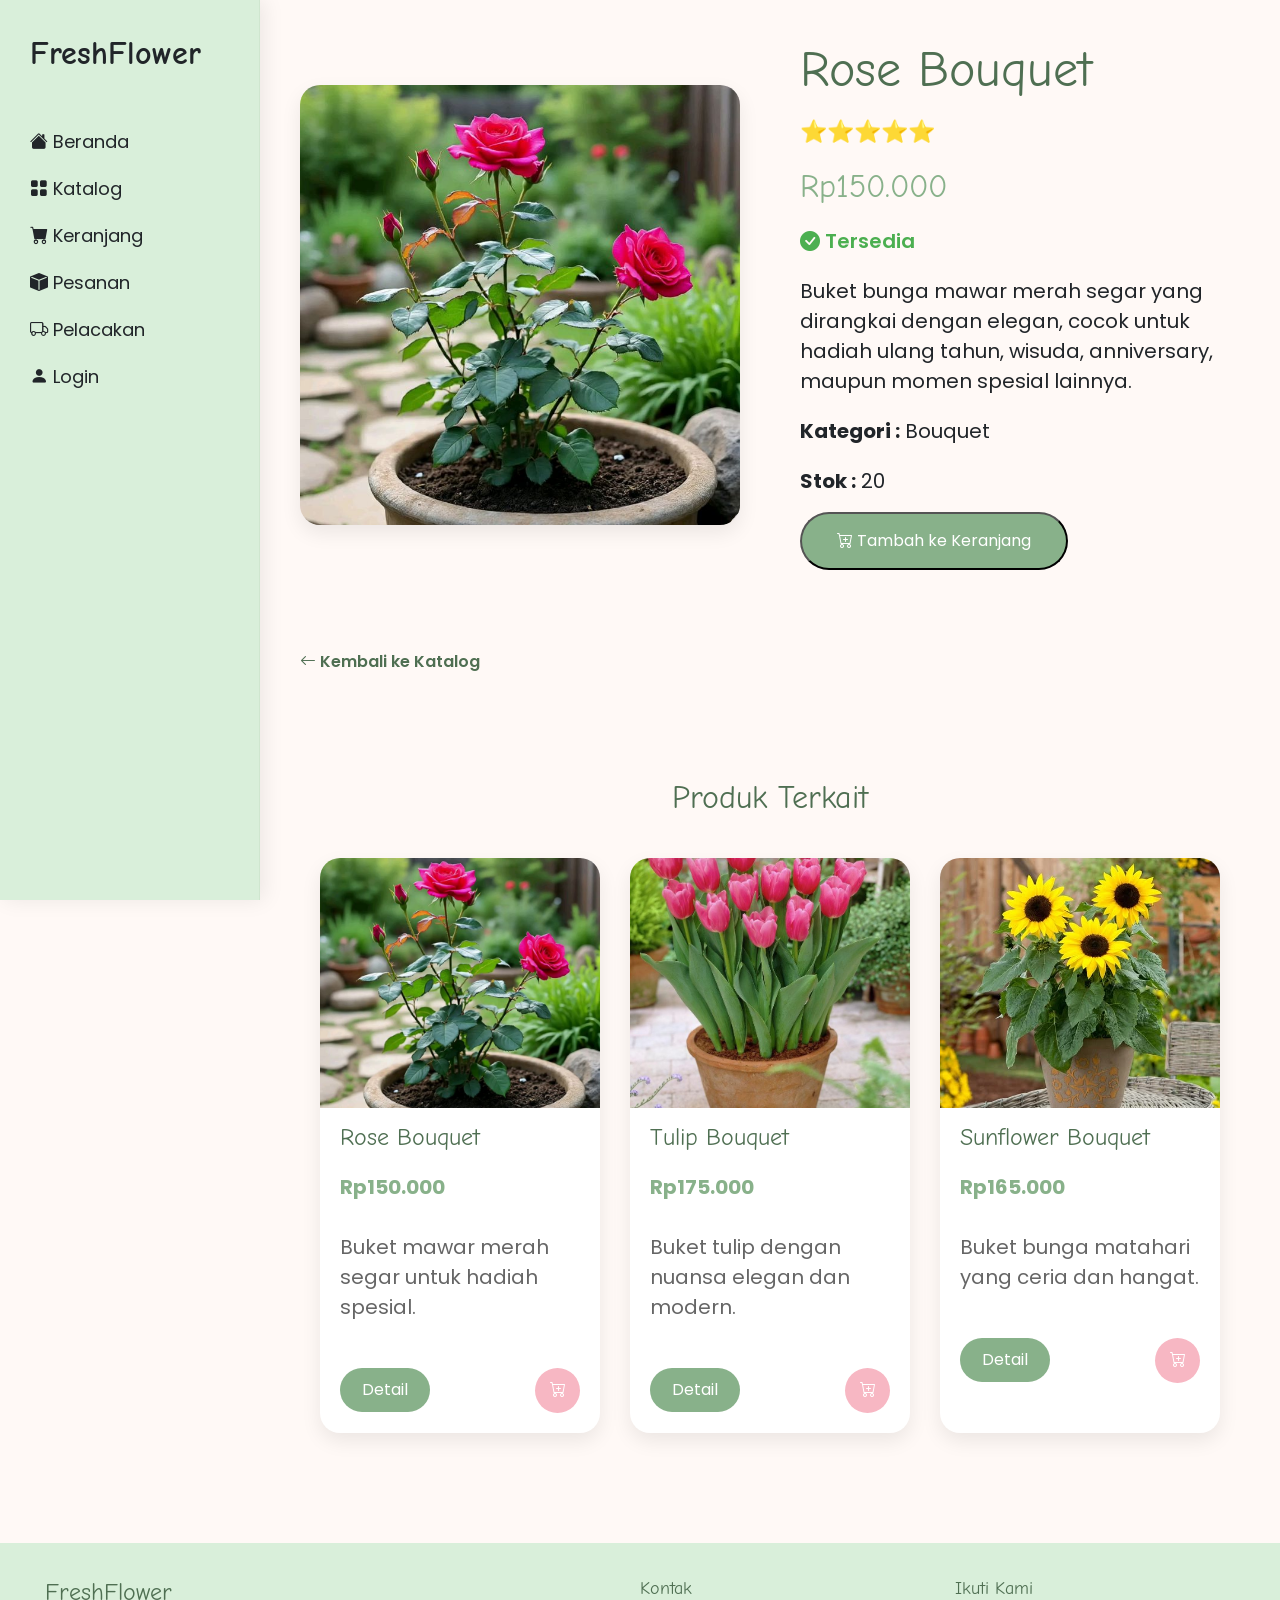
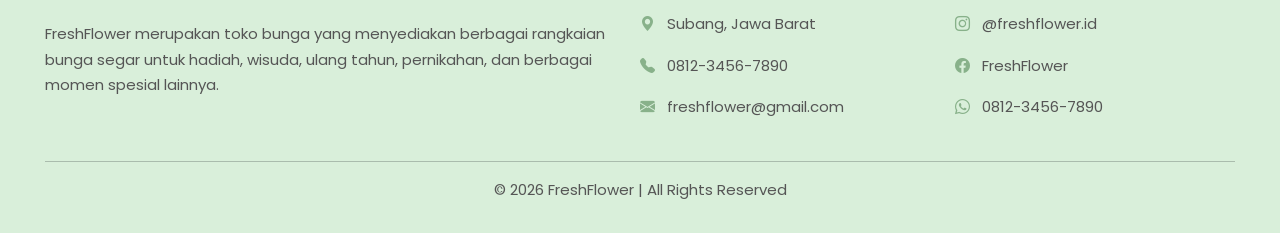
<file: detail.html>
<!DOCTYPE html>
<html lang="id">
<head>
    <meta charset="UTF-8">
    <meta name="viewport" content="width=device-width, initial-scale=1.0">

    <title>FreshFlower</title>

    <!-- Bootstrap -->
    <link href="https://cdn.jsdelivr.net/npm/bootstrap@5.3.7/dist/css/bootstrap.min.css" rel="stylesheet">

    <!-- Bootstrap Icons -->
    <link rel="stylesheet" href="https://cdn.jsdelivr.net/npm/bootstrap-icons@1.13.1/font/bootstrap-icons.min.css">

    <!-- Google Font -->
    <link href="https://fonts.googleapis.com/css2?family=Comic+Neue:wght@400;700&family=Poppins:wght@300;400;500;600;700&display=swap" rel="stylesheet">

    <!-- CSS -->
    <link rel="stylesheet" href="assets/css/style.css">

</head>

<body>

<div class="sidebar">

    <div class="logo">
         FreshFlower
    </div>

    <ul>
        <li><i class="bi bi-house-fill"></i> Beranda</li>
        <li><i class="bi bi-grid-fill"></i> Katalog</li>
        <li><i class="bi bi-cart-fill"></i> Keranjang</li>
        <li><i class="bi bi-box-fill"></i> Pesanan</li>
        <li><i class="bi bi-truck"></i> Pelacakan</li>
        <li><i class="bi bi-person-fill"></i> Login</li>
    </ul>

</div>

<!-- Content -->
<div class="content">

<section class="detail">

    <div class="detail-image">

        <img src="assets/images/produk/rose.jpg" alt="Rose Bouquet">

    </div>

    <div class="detail-info">

        <h1>Rose Bouquet</h1>

        <div class="rating">
            ⭐⭐⭐⭐⭐
        </div>

        <h2>Rp150.000</h2>

        <p class="status">
            <i class="bi bi-check-circle-fill"></i>
            Tersedia
        </p>

        <p>
            Buket bunga mawar merah segar yang dirangkai dengan elegan,
            cocok untuk hadiah ulang tahun, wisuda, anniversary,
            maupun momen spesial lainnya.
        </p>

        <p>
            <strong>Kategori :</strong> Bouquet
        </p>

        <p>
            <strong>Stok :</strong> 20
        </p>

        <button
            type="button"
            class="btn-shop"
            id="btnTambahKeranjang"
            data-name="Rose Bouquet"
            data-price="150000"
            data-image="assets/images/produk/rose.jpg"
        >
            <i class="bi bi-cart-plus"></i>
            Tambah ke Keranjang
        </button>

    </div>

</section>

<a href="katalog.html" class="btn-back">
    <i class="bi bi-arrow-left"></i>
    Kembali ke Katalog
</a>

<section class="products">

    <h2>Produk Terkait</h2>

    <div class="product-list">

        <div class="product-card">

            <img src="assets/images/produk/rose.jpg" alt="Rose Bouquet">

            <h4>Rose Bouquet</h4>

            <p class="price">Rp150.000</p>

            <p class="desc">
                Buket mawar merah segar untuk hadiah spesial.
            </p>

            <div class="product-button">
                <a href="detail.html" class="btn-detail">Detail</a>
                <button class="btn-cart">
                    <i class="bi bi-cart-plus"></i>
                </button>
            </div>

        </div>

        <div class="product-card">

            <img src="assets/images/produk/tulip.jpg" alt="Tulip Bouquet">

            <h4>Tulip Bouquet</h4>

            <p class="price">Rp175.000</p>

            <p class="desc">
                Buket tulip dengan nuansa elegan dan modern.
            </p>

            <div class="product-button">
                <a href="detail.html" class="btn-detail">Detail</a>
                <button class="btn-cart">
                    <i class="bi bi-cart-plus"></i>
                </button>
            </div>

        </div>

        <div class="product-card">

            <img src="assets/images/produk/sunflower.jpg" alt="Sunflower Bouquet">

            <h4>Sunflower Bouquet</h4>

            <p class="price">Rp165.000</p>

            <p class="desc">
                Buket bunga matahari yang ceria dan hangat.
            </p>

            <div class="product-button">
                <a href="detail.html" class="btn-detail">Detail</a>
                <button class="btn-cart">
                    <i class="bi bi-cart-plus"></i>
                </button>
            </div>

        </div>

    </div>

</section>

    </div>

</section>

<footer class="footer">

    <div class="footer-content">

        <div class="footer-about">

            <h3>FreshFlower</h3>

            <p>
                FreshFlower merupakan toko bunga yang menyediakan berbagai rangkaian bunga segar untuk hadiah, wisuda, ulang tahun, pernikahan, dan berbagai momen spesial lainnya.
            </p>

        </div>

        <div class="footer-contact">

            <h4>Kontak</h4>

            <p><i class="bi bi-geo-alt-fill"></i> Subang, Jawa Barat</p>

            <p><i class="bi bi-telephone-fill"></i> 0812-3456-7890</p>

            <p><i class="bi bi-envelope-fill"></i> freshflower@gmail.com</p>

        </div>

        <div class="footer-social">

            <h4>Ikuti Kami</h4>

            <p><i class="bi bi-instagram"></i> @freshflower.id</p>

            <p><i class="bi bi-facebook"></i> FreshFlower</p>

            <p><i class="bi bi-whatsapp"></i> 0812-3456-7890</p>

        </div>

    </div>

    <hr>

    <p class="copyright">
        © 2026 FreshFlower | All Rights Reserved
    </p>

</footer>

<script>

/* =========================
   TAMBAH PRODUK DETAIL
   KE KERANJANG
========================= */

const btnTambahKeranjang =
    document.getElementById('btnTambahKeranjang');


btnTambahKeranjang.addEventListener('click', function () {

    const name = this.dataset.name;
    const price = Number(this.dataset.price);
    const image = this.dataset.image;


    // Ambil keranjang yang sudah tersimpan
    let cart =
        JSON.parse(localStorage.getItem('freshFlowerCart')) || [];


    // Cek apakah produk sudah ada
    const existingProduct = cart.find(
        item => item.name === name
    );


    if (existingProduct) {

        // Kalau sudah ada, tambah jumlah
        existingProduct.quantity += 1;

    } else {

        // Kalau belum ada, tambahkan produk
        cart.push({

            name: name,
            price: price,
            image: image,
            quantity: 1

        });

    }


    // Simpan ke localStorage
    localStorage.setItem(
        'freshFlowerCart',
        JSON.stringify(cart)
    );


    // Notifikasi
    alert(
        name + ' berhasil ditambahkan ke keranjang!'
    );

});

</script>

</body>
</html>
</file>
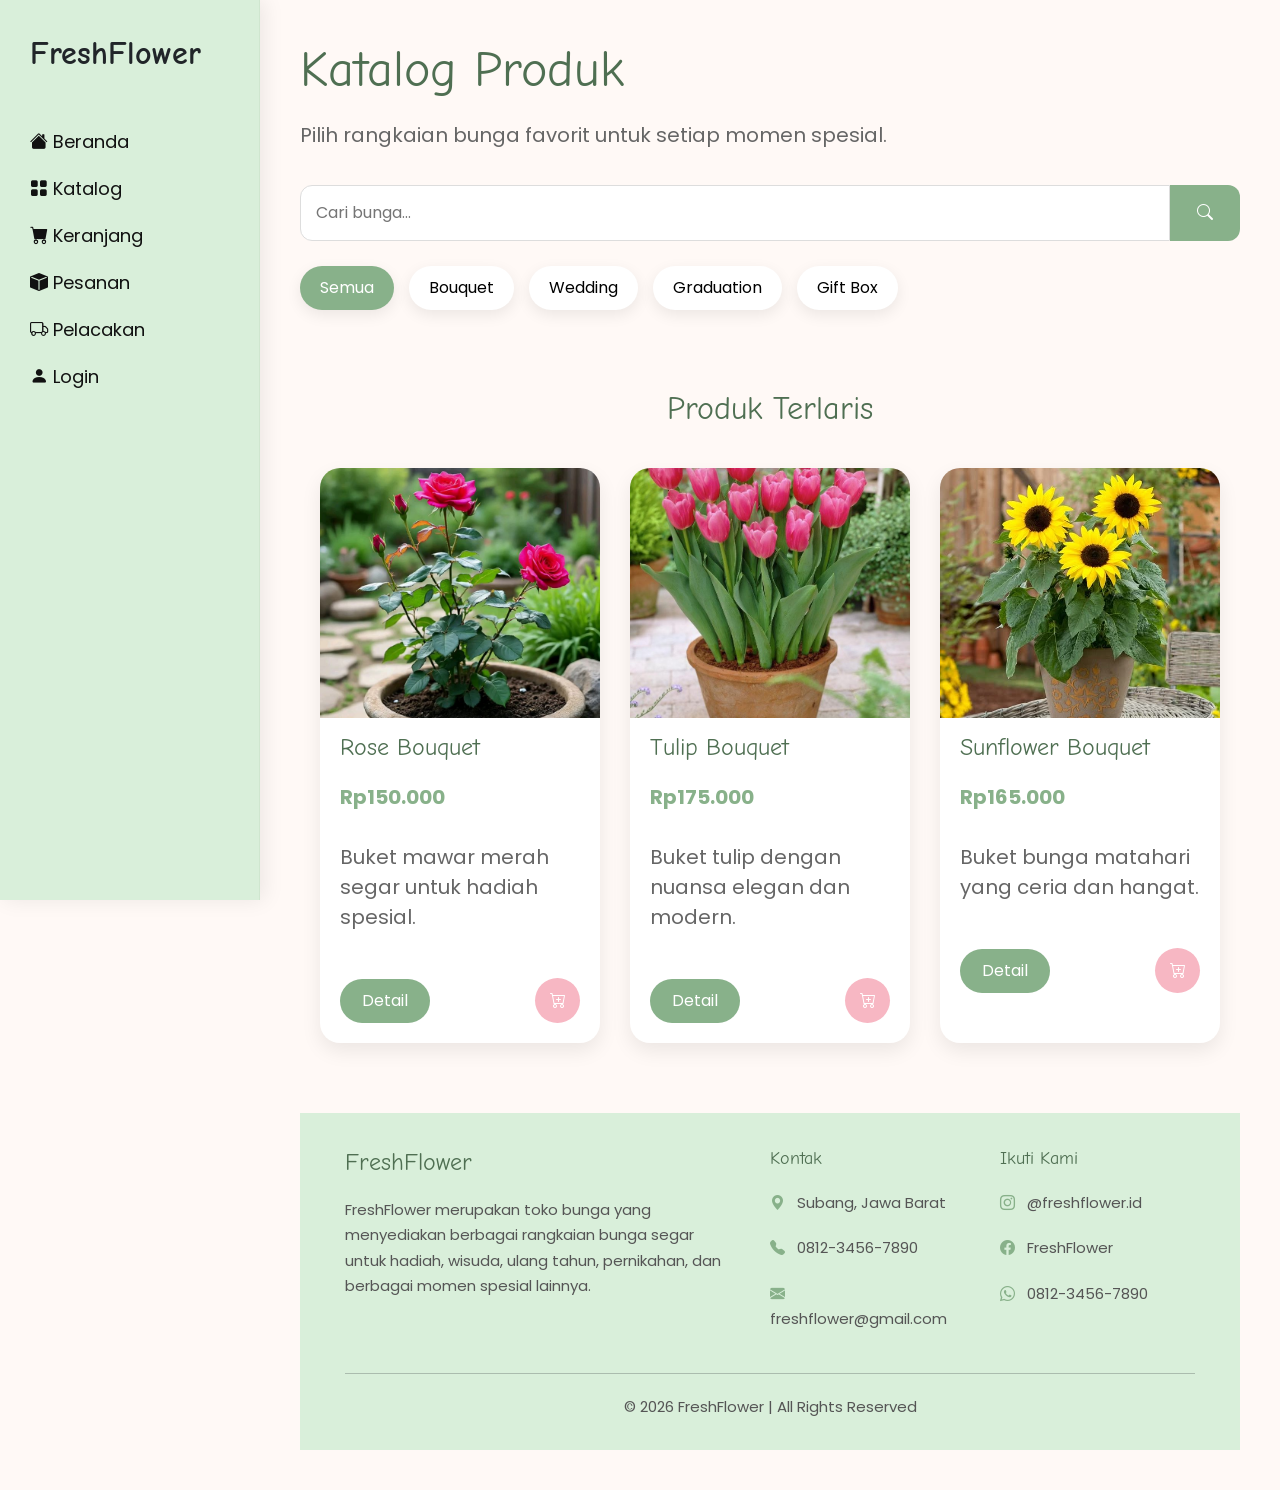
<file: katalog.html>
<!DOCTYPE html>
<html lang="id">
<head>
    <meta charset="UTF-8">
    <meta name="viewport" content="width=device-width, initial-scale=1.0">

    <title>FreshFlower</title>

    <!-- Bootstrap -->
    <link href="https://cdn.jsdelivr.net/npm/bootstrap@5.3.7/dist/css/bootstrap.min.css" rel="stylesheet">

    <!-- Bootstrap Icons -->
    <link rel="stylesheet" href="https://cdn.jsdelivr.net/npm/bootstrap-icons@1.13.1/font/bootstrap-icons.min.css">

    <!-- Google Font -->
    <link href="https://fonts.googleapis.com/css2?family=Comic+Neue:wght@400;700&family=Poppins:wght@300;400;500;600;700&display=swap" rel="stylesheet">

    <!-- CSS -->
    <link rel="stylesheet" href="assets/css/style.css">

</head>

<body>

<div class="sidebar">

    <div class="logo">
         FreshFlower
    </div>

        <ul>
        <li>
            <a href="index.html">
                <i class="bi bi-house-fill"></i> Beranda
            </a>
        </li>

        <li>
            <a href="katalog.html">
                <i class="bi bi-grid-fill"></i> Katalog
            </a>
        </li>

        <li>
            <a href="keranjang.html">
                <i class="bi bi-cart-fill"></i> Keranjang
            </a>
        </li>

        <li>
            <a href="pesanan.html">
                <i class="bi bi-box-fill"></i> Pesanan
            </a>
        </li>

        <li>
            <a href="pelacakan.html">
                <i class="bi bi-truck"></i> Pelacakan
            </a>
        </li>

        <li>
            <a href="login.html">
                <i class="bi bi-person-fill"></i> Login
            </a>
        </li>
    </ul>

</div>

<!-- Content -->
<div class="content">

<!-- Header -->
<section class="page-title">

    <h1>Katalog Produk</h1>

    <p>
        Pilih rangkaian bunga favorit untuk setiap momen spesial.
    </p>

</section>

<!-- Search -->
<section class="search-box">

    <input type="text" placeholder="Cari bunga...">

    <button>
        <i class="bi bi-search"></i>
    </button>

</section>

<!-- Filter -->

<section class="filter">

    <button class="active">Semua</button>
    <button>Bouquet</button>
    <button>Wedding</button>
    <button>Graduation</button>
    <button>Gift Box</button>

</section>

<!-- Produk -->

<section class="products">

    <h2>Produk Terlaris</h2>

    <div class="product-list">

        <!-- ROSE -->

        <div class="product-card" data-category="Bouquet">

            <img
                src="assets/images/produk/rose.jpg"
                alt="Rose Bouquet"
            >

            <h4>Rose Bouquet</h4>

            <p class="price">
                Rp150.000
            </p>

            <p class="desc">
                Buket mawar merah segar untuk hadiah spesial.
            </p>

            <div class="product-button">

                <a
                    href="detail.html"
                    class="btn-detail"
                >
                    Detail
                </a>

                <button
                    type="button"
                    class="btn-cart"
                    data-name="Rose Bouquet"
                    data-price="150000"
                    data-image="assets/images/produk/rose.jpg"
                >
                    <i class="bi bi-cart-plus"></i>
                </button>

            </div>

        </div>


        <!-- TULIP -->

        <div class="product-card" data-category="Wedding">

            <img
                src="assets/images/produk/tulip.jpg"
                alt="Tulip Bouquet"
            >

            <h4>Tulip Bouquet</h4>

            <p class="price">
                Rp175.000
            </p>

            <p class="desc">
                Buket tulip dengan nuansa elegan dan modern.
            </p>

            <div class="product-button">

                <a
                    href="detail.html"
                    class="btn-detail"
                >
                    Detail
                </a>

                <button
                    type="button"
                    class="btn-cart"
                    data-name="Tulip Bouquet"
                    data-price="175000"
                    data-image="assets/images/produk/tulip.jpg"
                >
                    <i class="bi bi-cart-plus"></i>
                </button>

            </div>

        </div>


        <!-- SUNFLOWER -->

        <div class="product-card" data-category="Graduation">

            <img
                src="assets/images/produk/sunflower.jpg"
                alt="Sunflower Bouquet"
            >

            <h4>Sunflower Bouquet</h4>

            <p class="price">
                Rp165.000
            </p>

            <p class="desc">
                Buket bunga matahari yang ceria dan hangat.
            </p>

            <div class="product-button">

                <a
                    href="detail.html"
                    class="btn-detail"
                >
                    Detail
                </a>

                <button
                    type="button"
                    class="btn-cart"
                    data-name="Sunflower Bouquet"
                    data-price="165000"
                    data-image="assets/images/produk/sunflower.jpg"
                >
                    <i class="bi bi-cart-plus"></i>
                </button>

            </div>

        </div>

    </div>

</section>


<footer class="footer">

    <div class="footer-content">

        <div class="footer-about">

            <h3>FreshFlower</h3>

            <p>
                FreshFlower merupakan toko bunga yang menyediakan berbagai rangkaian bunga segar untuk hadiah, wisuda, ulang tahun, pernikahan, dan berbagai momen spesial lainnya.
            </p>

        </div>

        <div class="footer-contact">

            <h4>Kontak</h4>

            <p>
                <i class="bi bi-geo-alt-fill"></i>
                Subang, Jawa Barat
            </p>

            <p>
                <i class="bi bi-telephone-fill"></i>
                0812-3456-7890
            </p>

            <p>
                <i class="bi bi-envelope-fill"></i>
                freshflower@gmail.com
            </p>

        </div>

        <div class="footer-social">

            <h4>Ikuti Kami</h4>

            <p>
                <i class="bi bi-instagram"></i>
                @freshflower.id
            </p>

            <p>
                <i class="bi bi-facebook"></i>
                FreshFlower
            </p>

            <p>
                <i class="bi bi-whatsapp"></i>
                0812-3456-7890
            </p>

        </div>

    </div>

    <hr>

    <p class="copyright">
        © 2026 FreshFlower | All Rights Reserved
    </p>

</footer>


<script>

/* =========================
   FILTER + SEARCH PRODUK
========================= */

const filterButtons = document.querySelectorAll('.filter button');
const products = document.querySelectorAll('.product-card');

const searchInput = document.querySelector('.search-box input');
const searchButton = document.querySelector('.search-box button');

let selectedCategory = 'Semua';


/* =========================
   FILTER KATEGORI
========================= */

filterButtons.forEach(button => {

    button.addEventListener('click', function () {

        // Hapus status aktif dari semua tombol
        filterButtons.forEach(btn => {
            btn.classList.remove('active');
        });

        // Aktifkan tombol yang dipilih
        this.classList.add('active');

        // Simpan kategori yang dipilih
        selectedCategory = this.textContent.trim();

        // Tampilkan produk
        tampilkanProduk();

    });

});


/* =========================
   FILTER + SEARCH
========================= */

function tampilkanProduk() {

    const keyword =
        searchInput.value.toLowerCase().trim();


    products.forEach(product => {

        // Nama produk
        const productName =
            product.querySelector('h4')
            .textContent
            .toLowerCase();


        // Kategori produk
        const category =
            product.dataset.category
            .toLowerCase();


        // Apakah nama bunga cocok dengan pencarian?
        const cocokNama =
            productName.includes(keyword);


        // Apakah kategori/tema cocok dengan pencarian?
        const cocokTema =
            category.includes(keyword);


        // Apakah produk sesuai tombol kategori?
        const cocokKategori =
            selectedCategory === 'Semua' ||
            category === selectedCategory.toLowerCase();


        // Jika pencarian kosong,
        // semua nama/kategori dianggap cocok
        const cocokSearch =
            keyword === '' ||
            cocokNama ||
            cocokTema;


        // Tampilkan produk
        if (cocokSearch && cocokKategori) {

            product.style.display = 'block';

        } else {

            product.style.display = 'none';

        }

    });

}


/* =========================
   KLIK TOMBOL SEARCH
========================= */

searchButton.addEventListener('click', function () {

    tampilkanProduk();

});


/* =========================
   TEKAN ENTER
========================= */

searchInput.addEventListener('keyup', function(event) {

    if (event.key === 'Enter') {

        tampilkanProduk();

    }

});

</script>

<script>

/* =========================
   TAMBAH KE KERANJANG
========================= */

const cartButtons = document.querySelectorAll('.btn-cart');

cartButtons.forEach(button => {

    button.addEventListener('click', function () {

        // Ambil data produk dari tombol
        const name = this.dataset.name;
        const price = Number(this.dataset.price);
        const image = this.dataset.image;

        // Ambil keranjang yang sudah tersimpan
        let cart = JSON.parse(
            localStorage.getItem('freshFlowerCart')
        ) || [];


        // Cek apakah produk sudah ada
        const existingProduct = cart.find(
            item => item.name === name
        );


        if (existingProduct) {

            // Kalau sudah ada, tambah jumlah
            existingProduct.quantity += 1;

        } else {

            // Kalau belum ada, tambahkan produk baru
            cart.push({

                name: name,
                price: price,
                image: image,
                quantity: 1

            });

        }


        // Simpan kembali ke localStorage
        localStorage.setItem(
            'freshFlowerCart',
            JSON.stringify(cart)
        );


        // Beri tanda berhasil
        alert(name + ' berhasil ditambahkan ke keranjang!');

    });

});

</script>

</body>
</html>
</file>
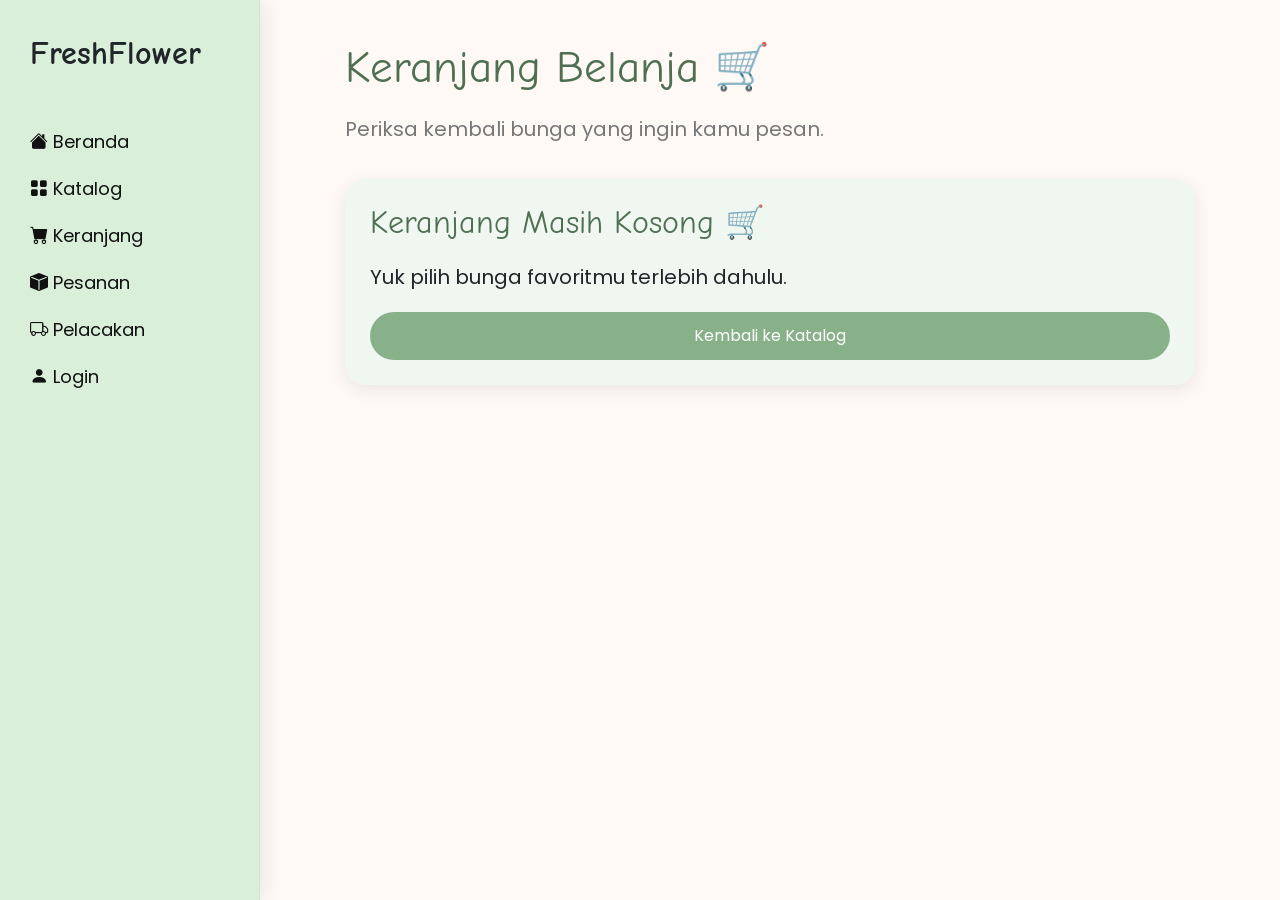
<file: keranjang.html>
<!DOCTYPE html>
<html lang="id">

<head>

    <meta charset="UTF-8">
    <meta name="viewport" content="width=device-width, initial-scale=1.0">

    <title>Keranjang - FreshFlower</title>

    <link href="https://cdn.jsdelivr.net/npm/bootstrap@5.3.7/dist/css/bootstrap.min.css" rel="stylesheet">

    <link rel="stylesheet"
          href="https://cdn.jsdelivr.net/npm/bootstrap-icons@1.13.1/font/bootstrap-icons.min.css">

    <link href="https://fonts.googleapis.com/css2?family=Comic+Neue:wght@400;700&family=Poppins:wght@300;400;500;600;700&display=swap"
          rel="stylesheet">

    <link rel="stylesheet" href="assets/css/style.css">

</head>

<body>

<div class="container-fluid">

    <div class="row">


        <!-- =========================
             SIDEBAR — USER
        ========================== -->

        <div class="sidebar">

            <div class="logo">
                FreshFlower
            </div>

            <ul>

                <li>
                    <a href="index.html">
                        <i class="bi bi-house-fill"></i> Beranda
                    </a>
                </li>

                <li>
                    <a href="katalog.html">
                        <i class="bi bi-grid-fill"></i> Katalog
                    </a>
                </li>

                <li>
                    <a href="keranjang.html">
                        <i class="bi bi-cart-fill"></i> Keranjang
                    </a>
                </li>

                <li>
                    <a href="pesanan.html">
                        <i class="bi bi-box-fill"></i> Pesanan
                    </a>
                </li>

                <li>
                    <a href="pelacakan.html">
                        <i class="bi bi-truck"></i> Pelacakan
                    </a>
                </li>

                <li>
                    <a href="login.html">
                        <i class="bi bi-person-fill"></i> Login
                    </a>
                </li>

            </ul>

        </div>


        <!-- =========================
             CONTENT
        ========================== -->

        <div class="content">

            <section class="cart-section">

                <h1>Keranjang Belanja 🛒</h1>

                <p class="cart-subtitle">
                    Periksa kembali bunga yang ingin kamu pesan.
                </p>


                <!-- TEMPAT PRODUK KERANJANG -->

                <div class="cart-container" id="cartContainer">

                    <!-- Produk akan dibuat otomatis oleh JavaScript -->

                </div>


            </section>

        </div>

    </div>

</div>


<script>

/* =========================
   KERANJANG
========================= */

let cart =
    JSON.parse(localStorage.getItem('freshFlowerCart')) || [];


/* =========================
   FORMAT RUPIAH
========================= */

function formatRupiah(angka) {

    return 'Rp' + angka.toLocaleString('id-ID');

}


/* =========================
   TAMPILKAN KERANJANG
========================= */

function tampilkanKeranjang() {

    const cartContainer =
        document.getElementById('cartContainer');


    /* Jika keranjang kosong */

    if (cart.length === 0) {

        cartContainer.innerHTML = `

            <div class="cart-summary">

                <h2>Keranjang Masih Kosong 🛒</h2>

                <p>
                    Yuk pilih bunga favoritmu terlebih dahulu.
                </p>

                <a href="katalog.html" class="checkout-btn">
                    Kembali ke Katalog
                </a>

            </div>

        `;

        return;

    }


    let subtotal = 0;


    /* Kosongkan container */

    cartContainer.innerHTML = '';


    /* =========================
       PRODUK
    ========================= */

    cart.forEach((product, index) => {

        const totalProduk =
            product.price * product.quantity;


        subtotal += totalProduk;


        const item = document.createElement('div');

        item.className = 'cart-item';


        item.innerHTML = `

            <img
                src="${product.image}"
                alt="${product.name}"
            >


            <div class="cart-info">

                <h3>
                    ${product.name}
                </h3>

                <p class="cart-price">
                    ${formatRupiah(product.price)}
                </p>


                <div class="quantity">

                    <button
                        type="button"
                        onclick="kurangiJumlah(${index})"
                    >
                        −
                    </button>


                    <span>
                        ${product.quantity}
                    </span>


                    <button
                        type="button"
                        onclick="tambahJumlah(${index})"
                    >
                        +
                    </button>

                </div>

            </div>


            <div class="cart-total">

                <strong>
                    ${formatRupiah(totalProduk)}
                </strong>


                <button
                    type="button"
                    class="delete-cart"
                    onclick="hapusProduk(${index})"
                >

                    <i class="bi bi-trash"></i>

                </button>

            </div>

        `;


        cartContainer.appendChild(item);

    });


    /* =========================
       ONGKIR
    ========================= */

    const ongkir = 15000;

    const total = subtotal + ongkir;


    /* =========================
       RINGKASAN
    ========================= */

    const summary =
        document.createElement('div');

    summary.className = 'cart-summary';


    summary.innerHTML = `

        <h2>
            Ringkasan Pesanan
        </h2>


        <div class="summary-row">

            <span>
                Subtotal
            </span>

            <strong>
                ${formatRupiah(subtotal)}
            </strong>

        </div>


        <div class="summary-row">

            <span>
                Ongkos Kirim
            </span>

            <strong>
                ${formatRupiah(ongkir)}
            </strong>

        </div>


        <hr>


        <div class="summary-row total">

            <span>
                Total
            </span>

            <strong>
                ${formatRupiah(total)}
            </strong>

        </div>


        <a
            href="checkout.html"
            class="checkout-btn"
        >
            Lanjut ke Checkout
        </a>

    `;


    cartContainer.appendChild(summary);

}


/* =========================
   TAMBAH JUMLAH
========================= */

function tambahJumlah(index) {

    cart[index].quantity += 1;

    simpanKeranjang();

}


/* =========================
   KURANGI JUMLAH
========================= */

function kurangiJumlah(index) {

    if (cart[index].quantity > 1) {

        cart[index].quantity -= 1;

    } else {

        // Jika jumlah sudah 1,
        // jangan dibuat 0

        cart[index].quantity = 1;

    }

    simpanKeranjang();

}


/* =========================
   HAPUS PRODUK
========================= */

function hapusProduk(index) {

    const yakin =
        confirm('Hapus produk ini dari keranjang?');


    if (!yakin) {

        return;

    }


    cart.splice(index, 1);

    simpanKeranjang();

}


/* =========================
   SIMPAN KERANJANG
========================= */

function simpanKeranjang() {

    localStorage.setItem(
        'freshFlowerCart',
        JSON.stringify(cart)
    );


    tampilkanKeranjang();

}


/* =========================
   JALANKAN
========================= */

tampilkanKeranjang();

</script>


</body>

</html>
</file>
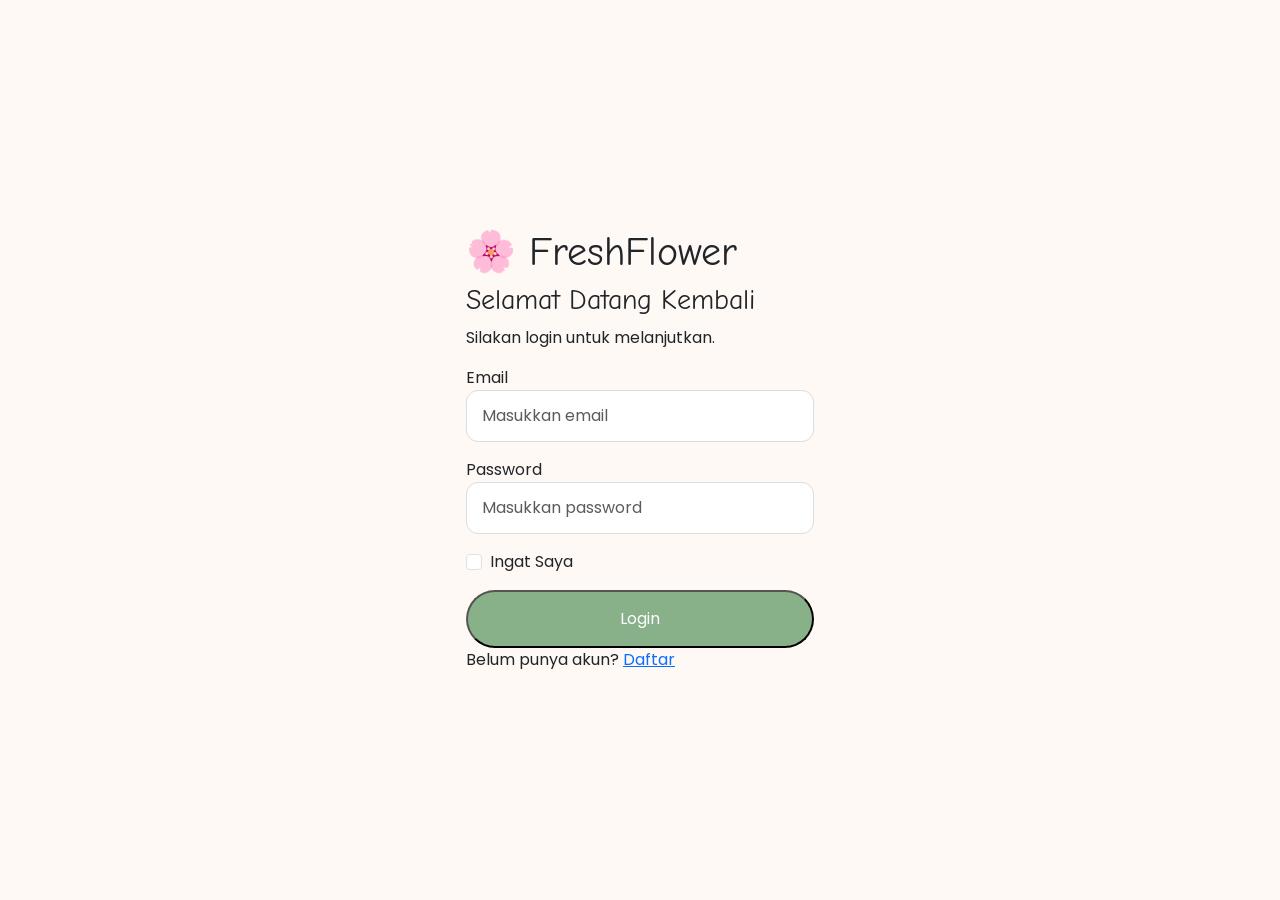
<file: login.html>
<!DOCTYPE html>
<html lang="id">
<head>
    <meta charset="UTF-8">
    <meta name="viewport" content="width=device-width, initial-scale=1.0">

    <title>FreshFlower</title>

    <!-- Bootstrap -->
    <link href="https://cdn.jsdelivr.net/npm/bootstrap@5.3.7/dist/css/bootstrap.min.css" rel="stylesheet">

    <!-- Bootstrap Icons -->
    <link rel="stylesheet" href="https://cdn.jsdelivr.net/npm/bootstrap-icons@1.13.1/font/bootstrap-icons.min.css">

    <!-- Google Font -->
    <link href="https://fonts.googleapis.com/css2?family=Comic+Neue:wght@400;700&family=Poppins:wght@300;400;500;600;700&display=swap" rel="stylesheet">

    <!-- CSS -->
    <link rel="stylesheet" href="assets/css/style.css">

</head>

<body>

<!-- Content -->
<section class="login-page">

    <div class="login-card">

        <h1>🌸 FreshFlower</h1>

        <h3>Selamat Datang Kembali</h3>

        <p>Silakan login untuk melanjutkan.</p>

        <form>

            <div class="mb-3">

                <label>Email</label>

                <input
                    type="email"
                    class="form-control"
                    placeholder="Masukkan email">

            </div>

            <div class="mb-3">

                <label>Password</label>

                <input
                    type="password"
                    class="form-control"
                    placeholder="Masukkan password">

            </div>

            <div class="form-check mb-3">

                <input
                    class="form-check-input"
                    type="checkbox"
                    id="remember">

                <label
                    class="form-check-label"
                    for="remember">

                    Ingat Saya

                </label>

            </div>

            <button
                type="submit"
                class="btn-shop w-100">

                Login

            </button>

        </form>

        <div class="login-footer">

            Belum punya akun?

            <a href="register.html">

                Daftar

            </a>

        </div>

    </div>

</section>


</body>
</html>
</file>
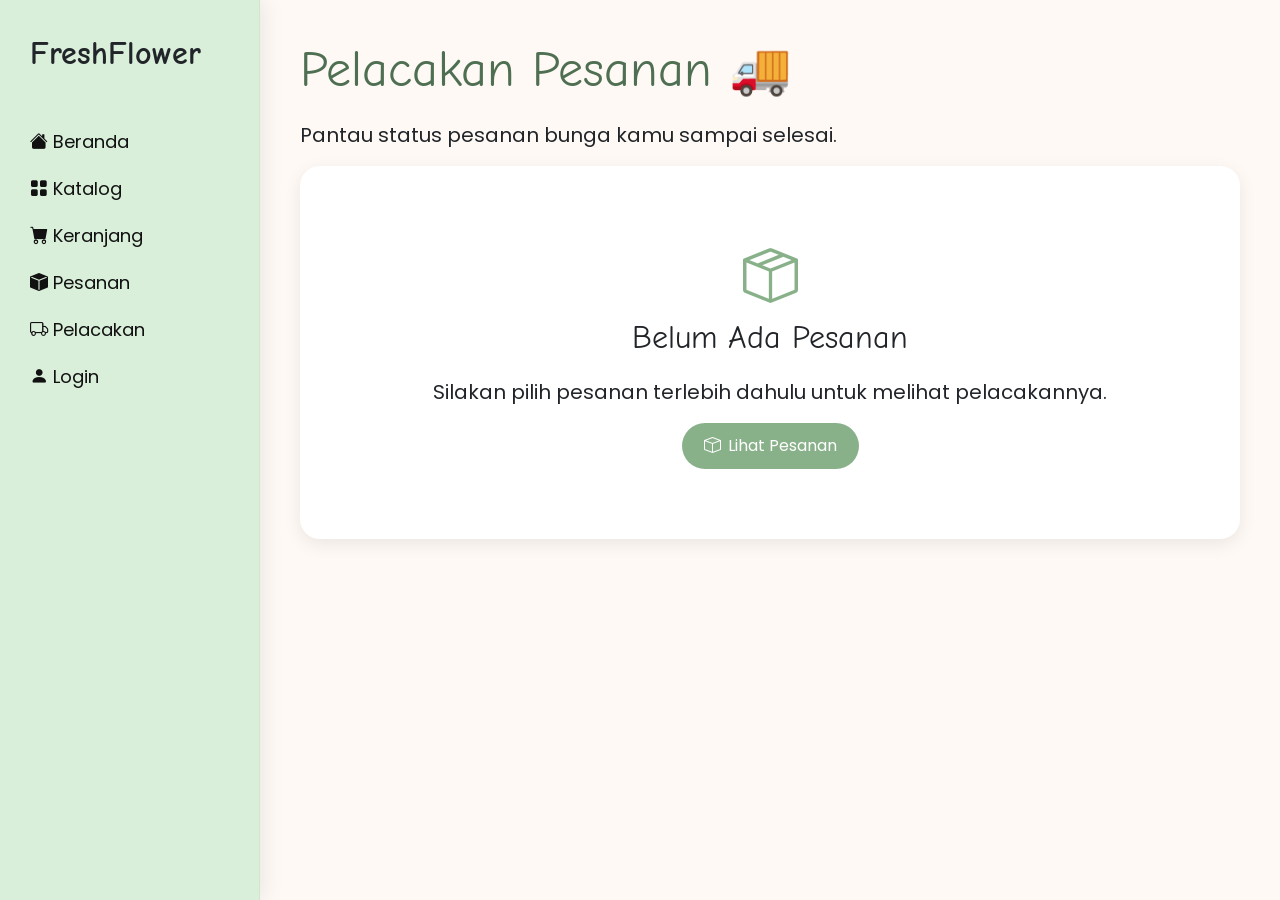
<file: pelacakan.html>
<!DOCTYPE html>
<html lang="id">

<head>

    <meta charset="UTF-8">
    <meta name="viewport" content="width=device-width, initial-scale=1.0">

    <title>Pelacakan Pesanan - FreshFlower</title>

    <!-- Bootstrap -->
    <link
        href="https://cdn.jsdelivr.net/npm/bootstrap@5.3.7/dist/css/bootstrap.min.css"
        rel="stylesheet"
    >

    <!-- Bootstrap Icons -->
    <link
        rel="stylesheet"
        href="https://cdn.jsdelivr.net/npm/bootstrap-icons@1.13.1/font/bootstrap-icons.min.css"
    >

    <!-- Google Font -->
    <link
        href="https://fonts.googleapis.com/css2?family=Comic+Neue:wght@400;700&family=Poppins:wght@300;400;500;600;700&display=swap"
        rel="stylesheet"
    >

    <!-- CSS -->
    <link rel="stylesheet" href="assets/css/style.css">

</head>


<body>

<div class="container-fluid">

    <div class="row">


        <!-- =========================
             SIDEBAR USER
        ========================== -->

        <div class="sidebar">

            <div class="logo">
                FreshFlower
            </div>

            <ul>

                <li>
                    <a href="index.html">
                        <i class="bi bi-house-fill"></i>
                        Beranda
                    </a>
                </li>

                <li>
                    <a href="katalog.html">
                        <i class="bi bi-grid-fill"></i>
                        Katalog
                    </a>
                </li>

                <li>
                    <a href="keranjang.html">
                        <i class="bi bi-cart-fill"></i>
                        Keranjang
                    </a>
                </li>

                <li>
                    <a href="pesanan.html">
                        <i class="bi bi-box-fill"></i>
                        Pesanan
                    </a>
                </li>

                <li>
                    <a href="pelacakan.html">
                        <i class="bi bi-truck"></i>
                        Pelacakan
                    </a>
                </li>

                <li>
                    <a href="login.html">
                        <i class="bi bi-person-fill"></i>
                        Login
                    </a>
                </li>

            </ul>

        </div>


        <!-- =========================
             CONTENT
        ========================== -->

        <div class="content">

            <section class="tracking-section">


                <!-- JUDUL -->

                <h1>
                    Pelacakan Pesanan 🚚
                </h1>

                <p class="tracking-subtitle">
                    Pantau status pesanan bunga kamu sampai selesai.
                </p>


                <!-- =========================
                     TEMPAT DATA PELACAKAN
                ========================== -->

                <div id="trackingContainer">

                    <!-- Diisi otomatis oleh JavaScript -->

                </div>


            </section>

        </div>

    </div>

</div>


<script>

/* =========================
   AMBIL PESANAN TERPILIH
========================= */

const pesanan =
    JSON.parse(
        localStorage.getItem(
            'freshFlowerSelectedOrder'
        )
    );


/* =========================
   FORMAT RUPIAH
========================= */

function formatRupiah(angka) {

    return 'Rp' +
        Number(angka).toLocaleString('id-ID');

}


/* =========================
   CONTAINER
========================= */

const trackingContainer =
    document.getElementById(
        'trackingContainer'
    );


/* =========================
   CEK PESANAN
========================= */

if (!pesanan) {

    trackingContainer.innerHTML = `

        <div class="tracking-card">

            <div
                style="
                    text-align:center;
                    padding:40px;
                "
            >

                <i
                    class="bi bi-box-seam"
                    style="
                        font-size:55px;
                        color:#88B18A;
                    "
                ></i>

                <h2>
                    Belum Ada Pesanan
                </h2>

                <p>
                    Silakan pilih pesanan terlebih dahulu
                    untuk melihat pelacakannya.
                </p>

                <a
                    href="pesanan.html"
                    class="tracking-btn"
                >
                    <i class="bi bi-box"></i>
                    Lihat Pesanan
                </a>

            </div>

        </div>

    `;

}


/* =========================
   JIKA PESANAN ADA
========================= */

else {


    /* =========================
       PRODUK
    ========================== */

    let produkHTML = '';


    pesanan.produk.forEach(product => {

        produkHTML += `

            <div class="tracking-product">

                <img
                    src="${product.image}"
                    alt="${product.name}"
                >

                <div>

                    <h3>
                        ${product.name}
                    </h3>

                    <p>
                        ${product.quantity}
                        ×
                        ${formatRupiah(product.price)}
                    </p>

                </div>

            </div>

        `;

    });


    /* =========================
       STATUS
    ========================== */

    const status =
        pesanan.status || 'Menunggu Pembayaran';


    /* =========================
       STATUS TAHAPAN
    ========================== */

    let tahap = 1;


    if (status === 'Diproses') {

        tahap = 2;

    }


    if (
        status === 'Dikirim' ||
        status === 'Dalam Perjalanan'
    ) {

        tahap = 3;

    }


    if (status === 'Selesai') {

        tahap = 4;

    }


    /* =========================
       BUAT TAMPILAN
    ========================== */

    trackingContainer.innerHTML = `

        <!-- =========================
             INFORMASI PESANAN
        ========================== -->

        <div class="tracking-card">


            <div class="tracking-header">

                <div>

                    <strong>
                        Nomor Pesanan
                    </strong>

                    <h2>
                        #${pesanan.id}
                    </h2>

                </div>


                <span
                    class="order-status ${
                        status === 'Selesai'
                            ? 'done'
                            : status === 'Diproses'
                            ? 'process'
                            : 'waiting'
                    }"
                >
                    ${status}
                </span>

            </div>


            <!-- =========================
                 PRODUK PESANAN
            ========================== -->

            <div class="tracking-products">

                <h2>
                    Produk Pesanan
                </h2>

                ${produkHTML}

            </div>


            <!-- =========================
                 TOTAL
            ========================== -->

            <div class="tracking-total">

                <span>
                    Total Pesanan
                </span>

                <strong>
                    ${formatRupiah(pesanan.total)}
                </strong>

            </div>


            <!-- =========================
                 STATUS PESANAN
            ========================== -->

            <div class="tracking-status">

                <h2>
                    Status Pesanan
                </h2>


                <!-- TAHAP 1 -->

                <div
                    class="tracking-step ${
                        tahap >= 1 ? 'active' : ''
                    }"
                >

                    <div class="step-icon">

                        <i class="bi bi-check-circle-fill"></i>

                    </div>

                    <div>

                        <h3>
                            Pesanan Dibuat
                        </h3>

                        <p>
                            Pesanan berhasil dibuat.
                        </p>

                    </div>

                </div>


                <!-- TAHAP 2 -->

                <div
                    class="tracking-step ${
                        tahap >= 2 ? 'active' : ''
                    }"
                >

                    <div class="step-icon">

                        <i class="bi bi-box-seam"></i>

                    </div>

                    <div>

                        <h3>
                            Pesanan Diproses
                        </h3>

                        <p>
                            Pesanan sedang dipersiapkan.
                        </p>

                    </div>

                </div>


                <!-- TAHAP 3 -->

                <div
                    class="tracking-step ${
                        tahap >= 3 ? 'active' : ''
                    }"
                >

                    <div class="step-icon">

                        <i class="bi bi-truck"></i>

                    </div>

                    <div>

                        <h3>
                            Pesanan Dikirim
                        </h3>

                        <p>
                            Pesanan sedang dalam perjalanan.
                        </p>

                    </div>

                </div>


                <!-- TAHAP 4 -->

                <div
                    class="tracking-step ${
                        tahap >= 4 ? 'active' : ''
                    }"
                >

                    <div class="step-icon">

                        <i class="bi bi-house-check-fill"></i>

                    </div>

                    <div>

                        <h3>
                            Pesanan Selesai
                        </h3>

                        <p>
                            Pesanan telah diterima.
                        </p>

                    </div>

                </div>

            </div>


            <!-- =========================
                 INFORMASI PENGIRIMAN
            ========================== -->

            <div class="tracking-information">

                <h2>
                    Informasi Pengiriman
                </h2>


                <p>

                    <strong>
                        Nama Penerima:
                    </strong>

                    ${pesanan.nama}

                </p>


                <p>

                    <strong>
                        Nomor Telepon:
                    </strong>

                    ${pesanan.telepon}

                </p>


                <p>

                    <strong>
                        Alamat:
                    </strong>

                    ${pesanan.alamat}

                </p>


                <p>

                    <strong>
                        Metode Pembayaran:
                    </strong>

                    ${
                        pesanan.pembayaran === 'transfer'
                            ? 'Transfer Bank'
                            : 'COD'
                    }

                </p>


                ${
                    pesanan.catatan
                    ? `
                        <p>

                            <strong>
                                Catatan:
                            </strong>

                            ${pesanan.catatan}

                        </p>
                    `
                    : ''
                }

            </div>


            <!-- =========================
                 BUTTON
            ========================== -->

            <div class="tracking-actions">

                <a
                    href="pesanan.html"
                    class="tracking-btn"
                >

                    <i class="bi bi-arrow-left"></i>

                    Kembali ke Pesanan

                </a>


                <a
                    href="katalog.html"
                    class="tracking-btn secondary"
                >

                    <i class="bi bi-bag-heart"></i>

                    Belanja Lagi

                </a>

            </div>


        </div>

    `;

}

</script>


</body>

</html>
</file>
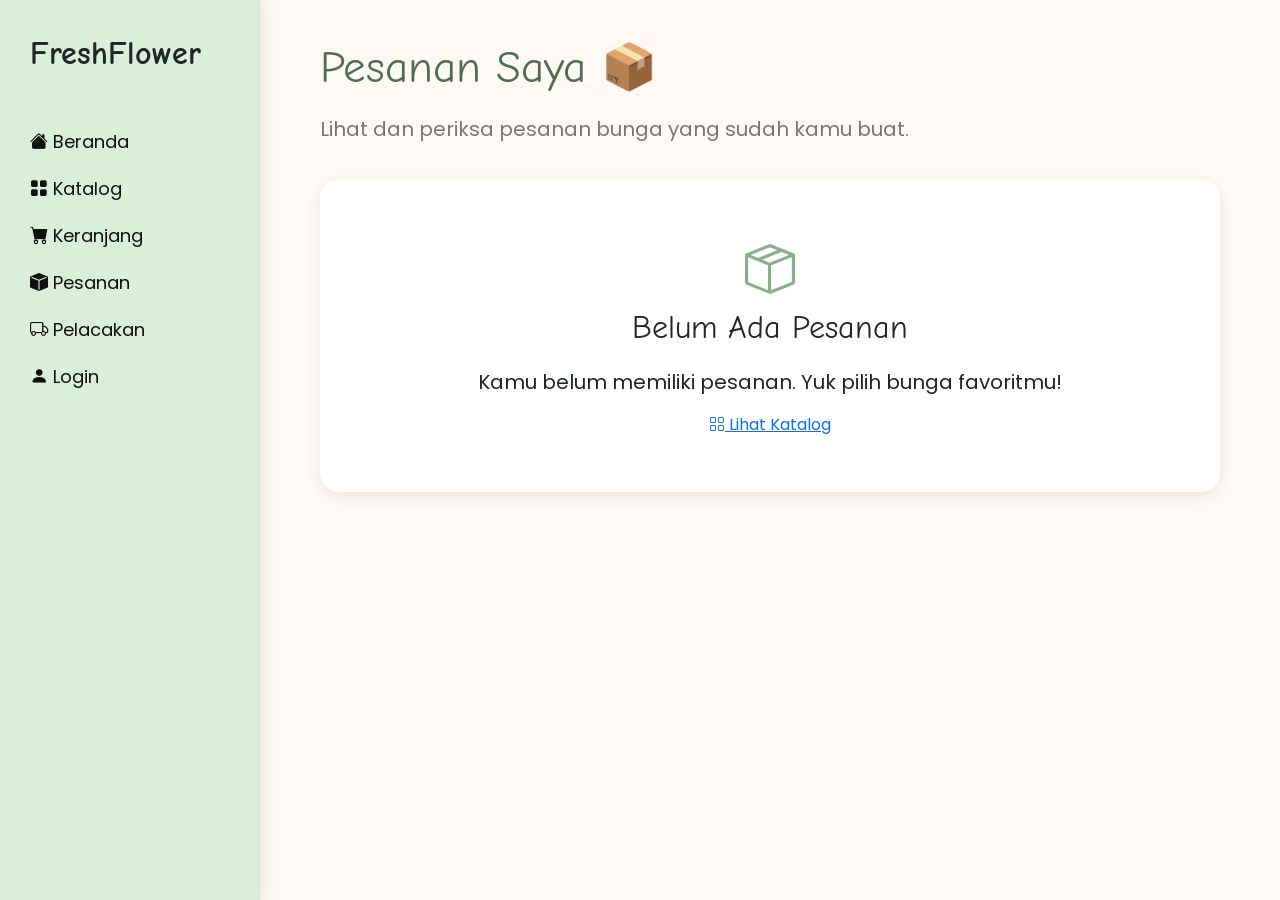
<file: pesanan.html>
<!DOCTYPE html>
<html lang="id">

<head>

    <meta charset="UTF-8">
    <meta name="viewport" content="width=device-width, initial-scale=1.0">

    <title>Pesanan - FreshFlower</title>

    <link href="https://cdn.jsdelivr.net/npm/bootstrap@5.3.7/dist/css/bootstrap.min.css" rel="stylesheet">

    <link rel="stylesheet"
          href="https://cdn.jsdelivr.net/npm/bootstrap-icons@1.13.1/font/bootstrap-icons.min.css">

    <link href="https://fonts.googleapis.com/css2?family=Comic+Neue:wght@400;700&family=Poppins:wght@300;400;500;600;700&display=swap"
          rel="stylesheet">

    <link rel="stylesheet" href="assets/css/style.css">

</head>

<body>

<div class="container-fluid">

    <div class="row">

        <!-- =========================
             SIDEBAR USER
        ========================== -->

        <div class="sidebar">

            <div class="logo">
                FreshFlower
            </div>

            <ul>

                <li>
                    <a href="index.html">
                        <i class="bi bi-house-fill"></i> Beranda
                    </a>
                </li>

                <li>
                    <a href="katalog.html">
                        <i class="bi bi-grid-fill"></i> Katalog
                    </a>
                </li>

                <li>
                    <a href="keranjang.html">
                        <i class="bi bi-cart-fill"></i> Keranjang
                    </a>
                </li>

                <li>
                    <a href="pesanan.html">
                        <i class="bi bi-box-fill"></i> Pesanan
                    </a>
                </li>

                <li>
                    <a href="pelacakan.html">
                        <i class="bi bi-truck"></i> Pelacakan
                    </a>
                </li>

                <li>
                    <a href="login.html">
                        <i class="bi bi-person-fill"></i> Login
                    </a>
                </li>

            </ul>

        </div>


        <!-- =========================
             CONTENT
        ========================== -->

        <div class="content">

            <section class="order-section">

                <h1>Pesanan Saya 📦</h1>

                <p class="order-subtitle">
                    Lihat dan periksa pesanan bunga yang sudah kamu buat.
                </p>


                <!-- TEMPAT PESANAN -->

                <div
                    class="order-container"
                    id="orderContainer"
                >

                    <!-- Pesanan akan dibuat otomatis oleh JavaScript -->

                </div>


            </section>

        </div>

    </div>

</div>


<script>

/* =========================
   AMBIL DATA PESANAN
========================= */

let daftarPesanan =
    JSON.parse(
        localStorage.getItem('freshFlowerOrders')
    ) || [];


/* =========================
   FORMAT RUPIAH
========================= */

function formatRupiah(angka) {

    return 'Rp' + angka.toLocaleString('id-ID');

}


/* =========================
   TAMPILKAN PESANAN
========================= */

function tampilkanPesanan() {

    const orderContainer =
        document.getElementById('orderContainer');


    /* =========================
       JIKA BELUM ADA PESANAN
    ========================== */

    if (daftarPesanan.length === 0) {

        orderContainer.innerHTML = `

            <div class="order-card">

                <div style="text-align:center; padding:30px;">

                    <i
                        class="bi bi-box-seam"
                        style="font-size:50px; color:#88B18A;"
                    ></i>

                    <h2>
                        Belum Ada Pesanan
                    </h2>

                    <p>
                        Kamu belum memiliki pesanan.
                        Yuk pilih bunga favoritmu!
                    </p>

                    <a
                        href="katalog.html"
                        class="detail-btn"
                    >
                        <i class="bi bi-grid"></i>
                        Lihat Katalog
                    </a>

                </div>

            </div>

        `;

        return;

    }


    /* =========================
       KOSONGKAN CONTAINER
    ========================== */

    orderContainer.innerHTML = '';


    /* =========================
       PESANAN TERBARU DI ATAS
    ========================== */

    const pesananUrut =
        [...daftarPesanan].reverse();


    pesananUrut.forEach((pesanan, index) => {


        /* =========================
           PRODUK
        ========================== */

        let produkHTML = '';


        pesanan.produk.forEach(product => {

            const totalProduk =
                product.price *
                product.quantity;


            produkHTML += `

                <div class="order-product">

                    <img
                        src="${product.image}"
                        alt="${product.name}"
                    >

                    <div>

                        <h3>
                            ${product.name}
                        </h3>

                        <p>
                            ${product.quantity}
                            ×
                            ${formatRupiah(product.price)}
                        </p>

                    </div>

                </div>

            `;

        });


        /* =========================
           STATUS CLASS
        ========================== */

        let statusClass = 'waiting';


        if (pesanan.status === 'Diproses') {

            statusClass = 'process';

        }


        if (pesanan.status === 'Selesai') {

            statusClass = 'done';

        }


        /* =========================
           BUAT CARD PESANAN
        ========================== */

        const orderCard =
            document.createElement('div');


        orderCard.className =
            'order-card';


        orderCard.innerHTML = `

            <div class="order-header">

                <div>

                    <strong>
                        Pesanan #${pesanan.id}
                    </strong>

                    <small>
                        ${pesanan.tanggal}
                    </small>

                </div>


                <span
                    class="order-status ${statusClass}"
                >
                    ${pesanan.status}
                </span>

            </div>


            <div class="order-products">

                ${produkHTML}

            </div>


            <div class="order-footer">

                <div>

                    <span>
                        Total Pesanan
                    </span>

                    <strong>
                        ${formatRupiah(pesanan.total)}
                    </strong>

                </div>


                <button
                    type="button"
                    class="detail-btn"
                    onclick="lihatDetail(${index})"
                >
                    Lihat Detail
                </button>

            </div>

        `;


        orderContainer.appendChild(
            orderCard
        );

    });

}


/* =========================
   LIHAT DETAIL
========================= */

function lihatDetail(index) {

    const pesanan =
        [...daftarPesanan].reverse()[index];


    /* Simpan pesanan yang dipilih */

    localStorage.setItem(
        'freshFlowerSelectedOrder',
        JSON.stringify(pesanan)
    );


    /* Pindah ke detail pesanan */

    window.location.href =
        'detail-pesanan.html';

}


/* =========================
   JALANKAN
========================= */

tampilkanPesanan();

</script>


</body>
</html>
</file>
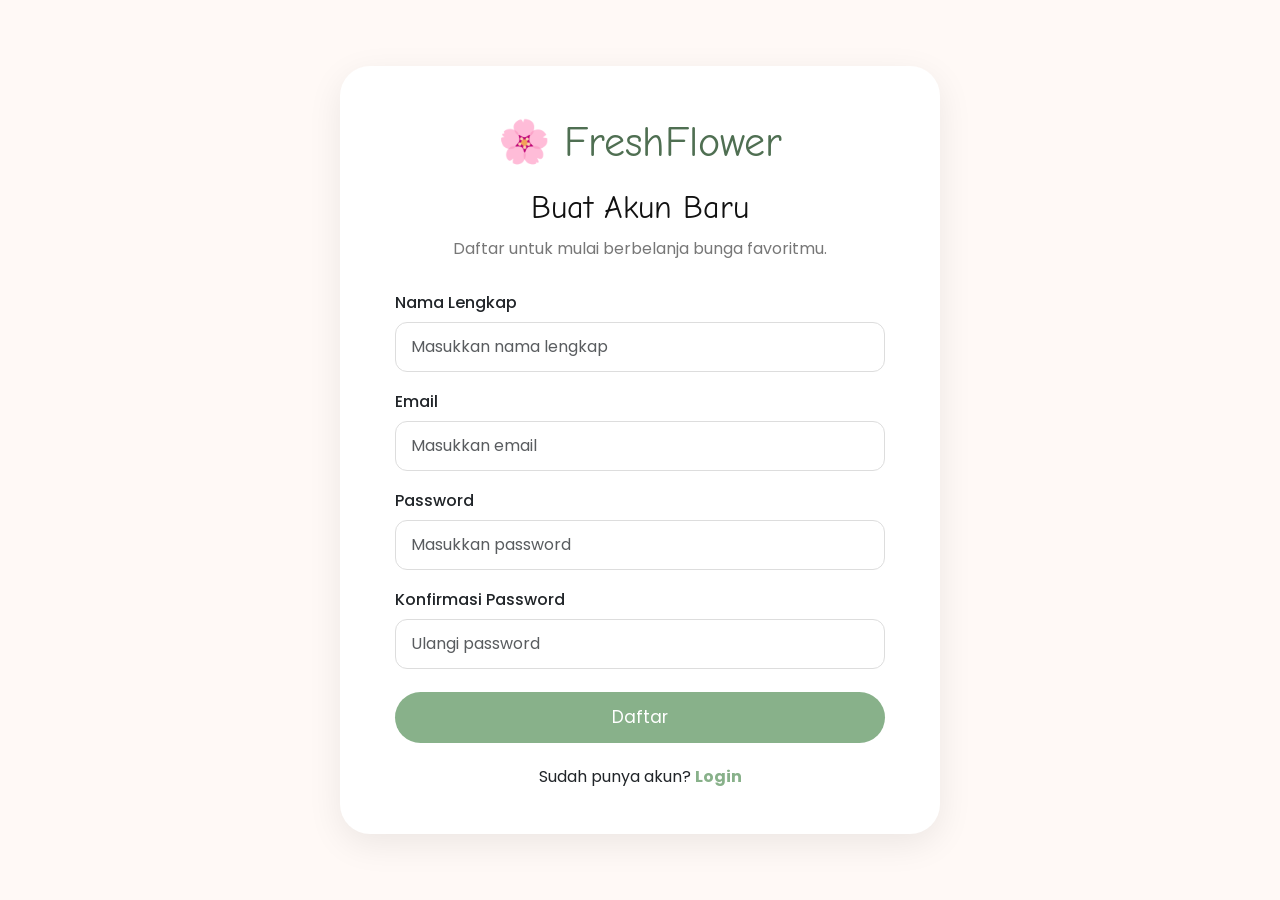
<file: register.html>
<!DOCTYPE html>
<html lang="id">

<head>

    <meta charset="UTF-8">
    <meta name="viewport" content="width=device-width, initial-scale=1.0">

    <title>Daftar - FreshFlower</title>

    <!-- Bootstrap -->
    <link href="https://cdn.jsdelivr.net/npm/bootstrap@5.3.7/dist/css/bootstrap.min.css" rel="stylesheet">

    <!-- Bootstrap Icons -->
    <link rel="stylesheet" href="https://cdn.jsdelivr.net/npm/bootstrap-icons@1.13.1/font/bootstrap-icons.min.css">

    <!-- Google Font -->
    <link href="https://fonts.googleapis.com/css2?family=Comic+Neue:wght@400;700&family=Poppins:wght@300;400;500;600;700&display=swap" rel="stylesheet">

    <!-- CSS -->
    <link rel="stylesheet" href="assets/css/style.css">

</head>

<body>

<div class="login-page">

    <div class="login-box">

        <div class="login-logo">
            🌸 <span>FreshFlower</span>
        </div>

        <h2>Buat Akun Baru</h2>

        <p class="login-subtitle">
            Daftar untuk mulai berbelanja bunga favoritmu.
        </p>

        <form>

            <div class="form-group">

                <label>Nama Lengkap</label>

                <input
                    type="text"
                    class="form-control"
                    placeholder="Masukkan nama lengkap"
                    required
                >

            </div>

            <div class="form-group">

                <label>Email</label>

                <input
                    type="email"
                    class="form-control"
                    placeholder="Masukkan email"
                    required
                >

            </div>

            <div class="form-group">

                <label>Password</label>

                <input
                    type="password"
                    class="form-control"
                    placeholder="Masukkan password"
                    required
                >

            </div>

            <div class="form-group">

                <label>Konfirmasi Password</label>

                <input
                    type="password"
                    class="form-control"
                    placeholder="Ulangi password"
                    required
                >

            </div>

            <button type="submit" class="btn-login">
                Daftar
            </button>

        </form>

        <p class="register-text">

            Sudah punya akun?

            <a href="login.html">
                Login
            </a>

        </p>

    </div>

</div>

</body>
</html>
</file>
<file: assets/css/style.css>
*{
    margin:0;
    padding:0;
    box-sizing:border-box;
}

body{

    font-family:'Poppins',sans-serif;
    background:#FFF9F6;

}

h1,h2,h3,h4,h5{

    font-family:'Comic Neue',cursive;

}

/* ===========================
   SIDEBAR
=========================== */

.sidebar{
    width:260px;
    height:100vh;
    position:fixed;
    top:0;
    left:0;

    background:#D9EFDA;

    padding:30px;

    box-shadow:4px 0 20px rgba(0,0,0,.08);
    border-right:1px solid #cfe6cf;
}

.logo{

    font-size:32px;
    font-family:'Comic Neue',cursive;
    font-weight:bold;
    margin-bottom:50px;

}

.sidebar ul{

    list-style:none;
    padding:0;

}

.sidebar li{

    margin:20px 0;
    font-size:18px;
    cursor:pointer;
    transition:.3s;

}

.sidebar li:hover{

    color:white;
    transform:translateX(8px);

}

/* ===========================
   CONTENT
=========================== */

.content{
    margin-left:260px;
    padding:50px;
}

.content h1{

    font-size:50px;
    color:#4F6F52;

}

.content p{

    font-size:20px;
    margin-top:20px;

}

/* ===========================
   HERO
=========================== */

.hero{

    display:flex;
    justify-content:space-between;
    align-items:center;
    gap:50px;

}

.hero-text{

    width:48%;

}

.hero-text h1{

    font-size:55px;
    color:#4F6F52;
    margin-bottom:20px;

}

.hero-text p{

    font-size:18px;
    line-height:1.8;
    color:#666;
    margin-bottom:30px;

}

.btn-shop{

    display:inline-block;

    padding:15px 35px;

    background:#88B18A;

    color:white;

    text-decoration:none;

    border-radius:50px;

    transition:.3s;

}

.btn-shop:hover{

    background:#6D966E;

}

.hero-image{

    width:50%;
    text-align:center;

}

.hero-image img{

    width:100%;
    max-width:500px;

}

/* ===========================
   CATEGORY
=========================== */

.category{

    margin-top:80px;

}

.category h2{

    text-align:center;
    color:#4F6F52;
    margin-bottom:40px;

}

.category-list{

    display:flex;
    justify-content:space-between;
    gap:20px;
    flex-wrap:wrap;

}

.category-card{

    flex:1;
    min-width:180px;

    background:white;

    border-radius:20px;

    padding:35px;

    text-align:center;

    box-shadow:0 5px 20px rgba(0,0,0,.08);

    transition:.3s;

}

.category-card:hover{

    transform:translateY(-8px);

}

.category-card i{

    font-size:50px;

    color:#88B18A;

}

.category-card h4{

    margin-top:20px;

}

/* ===========================
   PRODUCTS
=========================== */

.products{

    margin-top:80px;

}

.products h2{

    text-align:center;
    color:#4F6F52;
    margin-bottom:40px;

}

.product-list{

    display:flex;
    gap:30px;
    flex-wrap:wrap;
    justify-content:center;

}

.product-card{

    width:280px;

    background:#fff;

    border-radius:20px;

    overflow:hidden;

    box-shadow:0 8px 20px rgba(0,0,0,.08);

    transition:.3s;

}

.product-card:hover{

    transform:translateY(-8px);

}

.product-card img{

    width:100%;
    height:250px;
    object-fit:cover;

}

.product-card h4{

    padding:15px 20px 0;

    color:#4F6F52;

}

.price{

    padding:0 20px;

    color:#88B18A;

    font-weight:bold;

    font-size:20px;

}

.desc{

    padding:10px 20px;

    color:#666;

    min-height:70px;

}

.product-button{

    display:flex;

    justify-content:space-between;

    align-items:center;

    padding:20px;

}

.btn-detail{

    background:#88B18A;

    color:white;

    padding:10px 22px;

    border-radius:30px;

    text-decoration:none;

}

.btn-detail:hover{

    background:#6E9C71;

}

.btn-cart{

    width:45px;

    height:45px;

    border:none;

    border-radius:50%;

    background:#F7B7C3;

    color:white;

}

/* ===========================
   WHY US
=========================== */

.why-us{

    margin-top:90px;

}

.why-us h2{

    text-align:center;

    color:#4F6F52;

    margin-bottom:45px;

}

.why-list{

    display:grid;

    grid-template-columns:repeat(4,1fr);

    gap:25px;

}

.why-card{

    background:white;

    padding:35px;

    border-radius:20px;

    text-align:center;

    box-shadow:0 8px 20px rgba(0,0,0,.08);

    transition:.3s;

}

.why-card:hover{

    transform:translateY(-8px);

}

.why-card i{

    font-size:55px;

    color:#88B18A;

}

.why-card h4{

    margin:20px 0;

    color:#4F6F52;

}

.why-card p{

    font-size:15px;

    color:#666;

    line-height:1.7;

}

/* ===========================
   TESTIMONIAL
=========================== */

.testimonial{

    margin-top:75px;

}

.testimonial h2{

    text-align:center;

    color:#4F6F52;

    margin-bottom:45px;

}

.testimonial-list{

    display:flex;

    gap:30px;

    justify-content:center;

    flex-wrap:wrap;

}

.testimonial-card{

    width:320px;

    background:white;

    padding:35px;

    border-radius:20px;

    text-align:center;

    box-shadow:0 8px 20px rgba(0,0,0,.08);

    transition:.3s;

}

.testimonial-card:hover{

    transform:translateY(-8px);

}

.testimonial-card img{

    width:90px;

    height:90px;

    border-radius:50%;

    object-fit:cover;

    margin-bottom:20px;

}

.testimonial-card h4{

    color:#4F6F52;

    margin-bottom:10px;

}

.star{

    font-size:20px;

    margin-bottom:15px;

}

.testimonial-card p{

    color:#666;

    line-height:1.7;

    font-size:15px;

}

/* ===========================
   FOOTER
=========================== */

.footer{

    margin-top:70px;
    background:#D9EFDA;
    padding:35px 45px 15px;

}

.footer-content{

    display:flex;
    justify-content:space-between;
    gap:35px;
    flex-wrap:wrap;

}

.footer-about{

    flex:2;

}

.footer-contact,
.footer-social{

    flex:1;

}

.footer h3{

    color:#4F6F52;
    margin-bottom:15px;
    font-size:24px;

}

.footer h4{

    color:#4F6F52;
    margin-bottom:12px;
    font-size:18px;

}

.footer p{

    color:#555;
    line-height:1.7;
    font-size:15px;

}

.footer i{

    color:#88B18A;
    margin-right:8px;

}

.footer hr{

    margin:25px 0 15px;

}

.copyright{

    text-align:center;
    color:#666;
    font-size:14px;

}

/* ===========================
PAGE TITLE
=========================== */

.page-title{

    margin-bottom:35px;

}

.page-title h1{

    color:#4F6F52;

}

.page-title p{

    color:#666;

}

/* SEARCH */

.search-box{

    display:flex;

    margin-bottom:25px;

}

.search-box input{

    flex:1;

    padding:15px;

    border-radius:12px 0 0 12px;

    border:1px solid #ddd;

}

.search-box button{

    width:70px;

    border:none;

    background:#88B18A;

    color:white;

    border-radius:0 12px 12px 0;

}

/* FILTER */

.filter{

    display:flex;

    gap:15px;

    margin-bottom:40px;

    flex-wrap:wrap;

}

.filter button{

    border:none;

    background:white;

    padding:10px 20px;

    border-radius:30px;

    box-shadow:0 5px 15px rgba(0,0,0,.08);

    cursor:pointer;

}

.filter .active{

    background:#88B18A;

    color:white;

}

/* ===========================
DETAIL
=========================== */

.detail{

    display:flex;

    gap:60px;

    align-items:center;

    margin-bottom:80px;

    flex-wrap:wrap;

}

.detail-image{

    flex:1;

}

.detail-image img{

    width:100%;

    max-width:450px;

    border-radius:20px;

    box-shadow:0 8px 20px rgba(0,0,0,.08);

}

.detail-info{

    flex:1;

}

.detail-info h1{

    color:#4F6F52;

    margin-bottom:15px;

}

.detail-info h2{

    color:#88B18A;

    margin:20px 0;

}

.rating{

    font-size:22px;

    margin-bottom:20px;

}

.btn-back{

    display:inline-block;

    margin-bottom:25px;

    text-decoration:none;

    color:#4F6F52;

    font-weight:600;

}

.btn-back:hover{

    color:#88B18A;

}

.status{

    color:#4CAF50;

    font-weight:600;

    margin:15px 0;

}

/* ===========================
   REGISTER / LOGIN
=========================== */

.login-page{

    min-height:100vh;

    display:flex;

    justify-content:center;

    align-items:center;

    background:#FFF9F6;

    padding:20px;

}

.login-box{

    width:100%;

    max-width:600px;

    background:white;

    padding:45px 55px;

    border-radius:30px;

    box-shadow:0 10px 35px rgba(0,0,0,.08);

}

.login-logo{

    text-align:center;

    font-size:42px;

    color:#4F6F52;

    font-family:'Comic Neue',cursive;

    margin-bottom:15px;

}

.login-logo span{

    font-size:42px;

}

.login-box h2{

    text-align:center;

    color:#111;

    font-size:32px;

    margin-bottom:10px;

}

.login-subtitle{

    text-align:center;

    color:#777;

    margin-bottom:30px;

}

.form-group{

    margin-bottom:18px;

}

.form-group label{

    display:block;

    margin-bottom:8px;

    font-size:16px;

}

.form-control{

    width:100%;

    padding:13px 15px;

    border:1px solid #ddd;

    border-radius:12px;

    font-family:'Poppins',sans-serif;

}

.form-control:focus{

    border-color:#88B18A;

    box-shadow:0 0 0 3px rgba(136,177,138,.15);

}

.btn-login{

    width:100%;

    padding:13px;

    margin-top:5px;

    border:none;

    border-radius:30px;

    background:#88B18A;

    color:white;

    font-size:17px;

    font-family:'Poppins',sans-serif;

    cursor:pointer;

    transition:.3s;

}

.btn-login:hover{

    background:#6E9C71;

}

.register-text{

    text-align:center;

    margin-top:22px;

    margin-bottom:0;

}

.register-text a{

    color:#88B18A;

    font-weight:bold;

    text-decoration:none;

}

.register-text a:hover{

    text-decoration:underline;

}

/* ===========================
   KERANJANG — USER
=========================== */

.cart-section {
    width: 100%;
    max-width: 850px;
    margin: 0 auto;
}

.cart-section h1 {
    color: #4F6F52;
    font-size: 45px;
    margin-bottom: 10px;
}

.cart-subtitle {
    color: #777;
    margin-bottom: 30px;
}

.cart-container {
    width: 100%;
    display: flex;
    flex-direction: column;
    gap: 18px;
}

/* ITEM PRODUK */
.cart-item {
    width: 100%;
    max-width: 850px;

    display: flex;
    align-items: center;

    gap: 20px;
    padding: 18px;

    background: white;
    border-radius: 20px;

    box-shadow: 0 5px 18px rgba(0,0,0,.08);

    overflow: hidden;
}

/* FOTO */
.cart-item img {
    width: 130px;
    height: 120px;

    object-fit: cover;
    border-radius: 15px;

    flex-shrink: 0;
}

/* INFO */
.cart-info {
    flex: 1;
    min-width: 0;
}

.cart-info h3 {
    color: #4F6F52;
    font-size: 24px;
    margin-bottom: 8px;
}

.cart-price {
    color: #88B18A;
    font-weight: 600;
    margin-bottom: 0;
}

/* JUMLAH */
.quantity {
    display: flex;
    align-items: center;
    gap: 10px;
    margin-top: 12px;
}

.quantity button {
    width: 32px;
    height: 32px;

    border: none;
    border-radius: 50%;

    background: #D9EFDA;
    color: #4F6F52;

    font-size: 18px;
}

.quantity span {
    font-weight: 600;
}

/* TOTAL + HAPUS */
.cart-total {
    width: 110px;
    flex-shrink: 0;
    text-align: right;
}

.cart-total strong {
    display: block;

    color: #4F6F52;
    font-size: 17px;

    margin-bottom: 12px;

    white-space: nowrap;
}

.delete-cart {
    border: none;

    background: #F7B7C3;
    color: white;

    width: 36px;
    height: 36px;

    border-radius: 50%;
}

/* RINGKASAN */
.cart-summary {
    width: 100%;
    max-width: 850px;

    background: #F0F7F0;

    padding: 25px;

    border-radius: 20px;

    box-shadow: 0 5px 18px rgba(0,0,0,.08);

    margin-top: 5px;
}

.cart-summary h2 {
    color: #4F6F52;
    margin-bottom: 20px;
}

.summary-row {
    display: flex;
    justify-content: space-between;

    margin: 12px 0;
}

.summary-row.total {
    font-size: 20px;
    color: #4F6F52;
}

.checkout-btn {
    display: block;

    width: 100%;

    text-align: center;

    margin-top: 20px;
    padding: 12px;

    background: #88B18A;
    color: white;

    text-decoration: none;
    border-radius: 30px;
}

.checkout-btn:hover {
    background: #6E9C71;
}


/* SIDEBAR */
.sidebar a {
    color: #111;
    text-decoration: none;
    display: block;
}

.sidebar a:hover {
    color: white;
}


/* ===========================
   RESPONSIVE
=========================== */

@media (max-width: 900px) {

    .cart-section {
        max-width: 700px;
    }

    .cart-item {
        max-width: 700px;
    }

}


@media (max-width: 650px) {

    .cart-item {
        flex-wrap: wrap;
    }

    .cart-item img {
        width: 110px;
        height: 100px;
    }

    .cart-total {
        width: 100%;
        text-align: left;
    }

}

/* FIX TOTAL LEBAR KERANJANG */
.content {
    overflow-x: hidden;
}

.cart-section {
    width: 100%;
    max-width: 850px;
    margin: 0 auto;
}

.cart-container {
    width: 100%;
    max-width: 850px;
}

.cart-item {
    width: 100%;
    max-width: 850px;
    box-sizing: border-box;
    display: flex;
}

.cart-info {
    min-width: 0;
    flex: 1;
}

.cart-total {
    width: 120px;
    min-width: 120px;
    flex-shrink: 0;
}

.cart-summary {
    width: 100%;
    max-width: 850px;
    box-sizing: border-box;
}

.content {
    width: calc(100% - 260px);
    margin-left: 260px;
    padding: 40px;
    box-sizing: border-box;
}

/* ===========================
   CHECKOUT
=========================== */

.checkout-section {
    width: 100%;
    max-width: 900px;
    margin: 0 auto;
}

.checkout-section h1 {
    color: #4F6F52;
    font-size: 45px;
    margin-bottom: 10px;
}

.checkout-subtitle {
    color: #777;
    margin-bottom: 30px;
}

.checkout-container {
    display: grid;
    grid-template-columns: 1.4fr 1fr;
    gap: 25px;
}

/* FORM */

.checkout-form,
.checkout-summary {
    background: white;
    padding: 25px;
    border-radius: 20px;

    box-shadow: 0 5px 18px rgba(0,0,0,.08);
}

.checkout-form h2,
.checkout-summary h2 {
    color: #4F6F52;
    margin-bottom: 20px;
}

.form-group {
    margin-bottom: 18px;
}

.form-group label {
    display: block;
    margin-bottom: 7px;
    font-weight: 500;
}

.form-group input,
.form-group textarea {
    width: 100%;

    padding: 12px 15px;

    border: 1px solid #ddd;
    border-radius: 12px;

    font-family: 'Poppins', sans-serif;

    outline: none;
}

.form-group input:focus,
.form-group textarea:focus {
    border-color: #88B18A;
}

.payment-title {
    margin-top: 30px;
}

.payment-option {
    background: #F0F7F0;
    padding: 13px 15px;
    border-radius: 12px;
    margin-bottom: 10px;
}

.payment-option label {
    cursor: pointer;
}

.payment-option i {
    color: #4F6F52;
    margin: 0 8px;
}


/* PRODUK CHECKOUT */

.checkout-product {
    display: flex;
    align-items: center;

    gap: 15px;

    margin-bottom: 15px;
}

.checkout-product img {
    width: 65px;
    height: 65px;

    object-fit: cover;

    border-radius: 12px;
}

.checkout-product h4 {
    color: #4F6F52;
    font-size: 18px;
    margin: 0;
}

.checkout-product p {
    margin: 5px 0 0;
    color: #777;
    font-size: 14px;
}


/* TOTAL */

.checkout-summary .summary-row {
    display: flex;
    justify-content: space-between;
    margin: 12px 0;
}

.checkout-summary .summary-row.total {
    color: #4F6F52;
    font-size: 21px;
}


/* BUTTON */

.order-btn {
    width: 100%;

    border: none;

    background: #88B18A;
    color: white;

    padding: 13px;

    border-radius: 30px;

    margin-top: 20px;

    font-family: 'Poppins', sans-serif;

    cursor: pointer;
}

.order-btn:hover {
    background: #6E9C71;
}

.back-cart {
    display: block;

    text-align: center;

    margin-top: 15px;

    color: #4F6F52;

    text-decoration: none;
}

.back-cart:hover {
    text-decoration: underline;
}


/* RESPONSIVE */

@media (max-width: 800px) {

    .checkout-container {
        grid-template-columns: 1fr;
    }

}

/* ===========================
   PESANAN — USER
=========================== */

.order-section {
    max-width: 900px;
    margin: 0 auto;
}

.order-section h1 {
    color: #4F6F52;
    font-size: 45px;
    margin-bottom: 10px;
}

.order-subtitle {
    color: #777;
    margin-bottom: 35px;
}

.order-container {
    display: flex;
    flex-direction: column;
    gap: 25px;
}

.order-card {
    background: white;
    border-radius: 20px;
    padding: 25px;
    box-shadow: 0 5px 18px rgba(0,0,0,.08);
}

.order-header {
    display: flex;
    justify-content: space-between;
    align-items: center;
    padding-bottom: 20px;
    border-bottom: 1px solid #eee;
}

.order-header strong {
    display: block;
    color: #4F6F52;
    font-size: 18px;
}

.order-header small {
    display: block;
    color: #888;
    margin-top: 5px;
}

.order-status {
    padding: 8px 15px;
    border-radius: 20px;
    font-size: 14px;
    font-weight: 600;
}

.order-status.waiting {
    background: #FFF1C7;
    color: #9A7510;
}

.order-status.process {
    background: #D9EFDA;
    color: #4F6F52;
}

.order-products {
    padding: 20px 0;
    display: flex;
    flex-direction: column;
    gap: 15px;
}

.order-product {
    display: flex;
    align-items: center;
    gap: 15px;
}

.order-product img {
    width: 80px;
    height: 80px;
    object-fit: cover;
    border-radius: 12px;
}

.order-product h3 {
    color: #4F6F52;
    margin: 0 0 5px;
    font-size: 20px;
}

.order-product p {
    margin: 0;
    color: #777;
}

.order-footer {
    border-top: 1px solid #eee;
    padding-top: 20px;

    display: flex;
    justify-content: space-between;
    align-items: center;
}

.order-footer span {
    display: block;
    color: #777;
    font-size: 14px;
}

.order-footer strong {
    display: block;
    color: #4F6F52;
    font-size: 20px;
    margin-top: 5px;
}

.order-detail-btn {
    display: inline-block;
    padding: 10px 22px;
    background: #88B18A;
    color: white;
    text-decoration: none;
    border-radius: 25px;
    transition: .3s;
}

.order-detail-btn:hover {
    background: #6E9C71;
}

/* ===========================
   DETAIL PESANAN — USER
=========================== */

.detail-order-section {
    max-width: 900px;
    margin: 0 auto;
}

.detail-order-section h1 {
    color: #4F6F52;
    font-size: 45px;
    margin-bottom: 10px;
}

.detail-order-subtitle {
    color: #777;
    margin-bottom: 35px;
}

.detail-order-card {
    background: white;
    border-radius: 20px;
    padding: 30px;
    box-shadow: 0 5px 18px rgba(0,0,0,.08);
}

.detail-order-header {
    display: flex;
    justify-content: space-between;
    align-items: center;

    padding-bottom: 20px;
    border-bottom: 1px solid #eee;
}

.detail-order-header strong {
    display: block;
    color: #4F6F52;
    font-size: 20px;
}

.detail-order-header small {
    display: block;
    color: #888;
    margin-top: 5px;
}


/* PRODUK */

.detail-products {
    padding: 25px 0;
}

.detail-product {
    display: flex;
    align-items: center;
    gap: 20px;

    padding: 15px 0;
}

.detail-product img {
    width: 100px;
    height: 100px;

    object-fit: cover;
    border-radius: 15px;
}

.detail-product-info h3 {
    color: #4F6F52;
    margin-bottom: 5px;
}

.detail-product-info p {
    color: #777;
    margin-bottom: 5px;
}

.detail-product-info strong {
    color: #88B18A;
    font-size: 17px;
}


/* INFORMASI */

.detail-information {
    border-top: 1px solid #eee;
    padding: 25px 0;
}

.detail-information h2,
.detail-summary h2 {
    color: #4F6F52;
    font-size: 22px;
    margin-bottom: 18px;
}

.detail-information p {
    margin: 8px 0;
    color: #666;
}


/* PEMBAYARAN */

.detail-summary {
    border-top: 1px solid #eee;
    padding-top: 25px;
}

.detail-summary-row {
    display: flex;
    justify-content: space-between;

    margin: 12px 0;

    color: #666;
}

.detail-summary-row.total {
    font-size: 22px;
    color: #4F6F52;
}


/* BUTTON */

.detail-actions {
    border-top: 1px solid #eee;
    margin-top: 25px;
    padding-top: 25px;
}

.back-order-btn {
    display: inline-block;

    padding: 11px 25px;

    background: #88B18A;
    color: white;

    text-decoration: none;

    border-radius: 25px;

    transition: .3s;
}

.back-order-btn:hover {
    background: #6E9C71;
}

/* =========================================
   TRACKING PROGRESS BAR
========================================= */

.tracking-status {
    margin-top: 30px;
    padding: 30px 25px;
    background: #ffffff;
    border-radius: 18px;
    box-shadow: 0 5px 18px rgba(0, 0, 0, 0.06);
    overflow: hidden;
}

.tracking-status h2 {
    margin-bottom: 35px;
    color: #4F6F52;
}


/* =========================
   AREA PROGRESS
========================= */

.tracking-status {
    position: relative;
}

.tracking-step {
    position: relative;

    display: inline-flex !important;
    flex-direction: column;
    align-items: center;
    vertical-align: top;

    width: 24%;

    padding: 0 !important;

    opacity: 0.45;
}


/* =========================
   GARIS PENGHUBUNG
========================= */

.tracking-step:not(:last-child)::after {

    content: "";

    position: absolute;

    top: 21px;
    left: 50%;

    width: 100%;
    height: 4px;

    background: #ddd;

    z-index: 0;

}


/* =========================
   ICON
========================= */

.step-icon {

    position: relative;

    z-index: 2;

    width: 44px;
    height: 44px;
    min-width: 44px;

    display: flex;

    align-items: center;
    justify-content: center;

    border-radius: 50%;

    background: #e5e5e5;

    color: #999;

    font-size: 18px;

    border: 4px solid #fff;

    transition: .3s;

}


/* =========================
   TEKS
========================= */

.tracking-step > div:last-child {

    text-align: center;

    margin-top: 12px;

}


.tracking-step h3 {

    margin: 0;

    font-size: 14px;

    font-weight: 600;

    color: #666;

}


.tracking-step p {

    margin-top: 5px;

    font-size: 12px;

    color: #999;

    max-width: 130px;

    line-height: 1.5;

}


/* =========================
   STEP AKTIF
========================= */

.tracking-step.active {

    opacity: 1;

}


.tracking-step.active .step-icon {

    background: #88B18A;

    color: #fff;

    box-shadow:
        0 0 0 5px rgba(136, 177, 138, 0.15);

}


/* =========================
   TEKS AKTIF
========================= */

.tracking-step.active h3 {

    color: #4F6F52;

}


/* =========================
   GARIS AKTIF
========================= */

.tracking-step.active:not(:last-child)::after {

    background: #88B18A;

}


/* =========================
   TRACKING CARD
========================= */

.tracking-card {

    background: white;

    border-radius: 20px;

    padding: 30px;

    box-shadow:
        0 5px 18px rgba(0,0,0,.08);

}


/* =========================
   TRACKING HEADER
========================= */

.tracking-header {

    display: flex;

    justify-content: space-between;

    align-items: center;

    padding-bottom: 20px;

    border-bottom: 1px solid #eee;

}


.tracking-header strong {

    display: block;

    color: #777;

    font-size: 14px;

}


.tracking-header h2 {

    color: #4F6F52;

    margin: 5px 0 0;

    font-size: 24px;

}


/* =========================
   PRODUK TRACKING
========================= */

.tracking-products {

    padding: 25px 0;

}


.tracking-products h2 {

    color: #4F6F52;

    font-size: 22px;

    margin-bottom: 20px;

}


.tracking-product {

    display: flex;

    align-items: center;

    gap: 15px;

    padding: 10px 0;

}


.tracking-product img {

    width: 75px;
    height: 75px;

    object-fit: cover;

    border-radius: 12px;

}


.tracking-product h3 {

    color: #4F6F52;

    font-size: 18px;

    margin: 0 0 5px;

}


.tracking-product p {

    color: #777;

    margin: 0;

    font-size: 14px;

}


/* =========================
   TOTAL
========================= */

.tracking-total {

    display: flex;

    justify-content: space-between;

    align-items: center;

    padding: 18px 0;

    border-top: 1px solid #eee;

    border-bottom: 1px solid #eee;

}


.tracking-total span {

    color: #777;

}


.tracking-total strong {

    color: #4F6F52;

    font-size: 20px;

}


/* =========================
   INFORMASI PENGIRIMAN
========================= */

.tracking-information {

    padding: 25px 0;

    border-top: 1px solid #eee;

}


.tracking-information h2 {

    color: #4F6F52;

    font-size: 22px;

    margin-bottom: 18px;

}


.tracking-information p {

    margin: 8px 0;

    color: #666;

    font-size: 15px;

}


.tracking-information strong {

    color: #4F6F52;

}


/* =========================
   BUTTON
========================= */

.tracking-actions {

    display: flex;

    gap: 12px;

    padding-top: 25px;

    border-top: 1px solid #eee;

}


.tracking-btn {

    display: inline-flex;

    align-items: center;

    justify-content: center;

    gap: 8px;

    padding: 11px 22px;

    background: #88B18A;

    color: white;

    text-decoration: none;

    border-radius: 25px;

    transition: .3s;

}


.tracking-btn:hover {

    background: #6E9C71;

    color: white;

}


.tracking-btn.secondary {

    background: #F7B7C3;

}


.tracking-btn.secondary:hover {

    background: #E99EAC;

}


/* =========================================
   RESPONSIVE
========================================= */

@media (max-width: 768px) {

    .tracking-card {

        padding: 20px;

    }


    .tracking-status {

        padding: 20px 10px;

    }


    .tracking-step {

        width: 24%;

    }


    .tracking-step h3 {

        font-size: 11px;

    }


    .tracking-step p {

        font-size: 10px;

    }


    .step-icon {

        width: 38px;

        height: 38px;

        min-width: 38px;

    }


    .tracking-step:not(:last-child)::after {

        top: 18px;

    }


    .tracking-actions {

        flex-direction: column;

    }


    .tracking-btn {

        width: 100%;

    }


    .tracking-header {

        align-items: flex-start;

        gap: 15px;

    }

}
</file>
